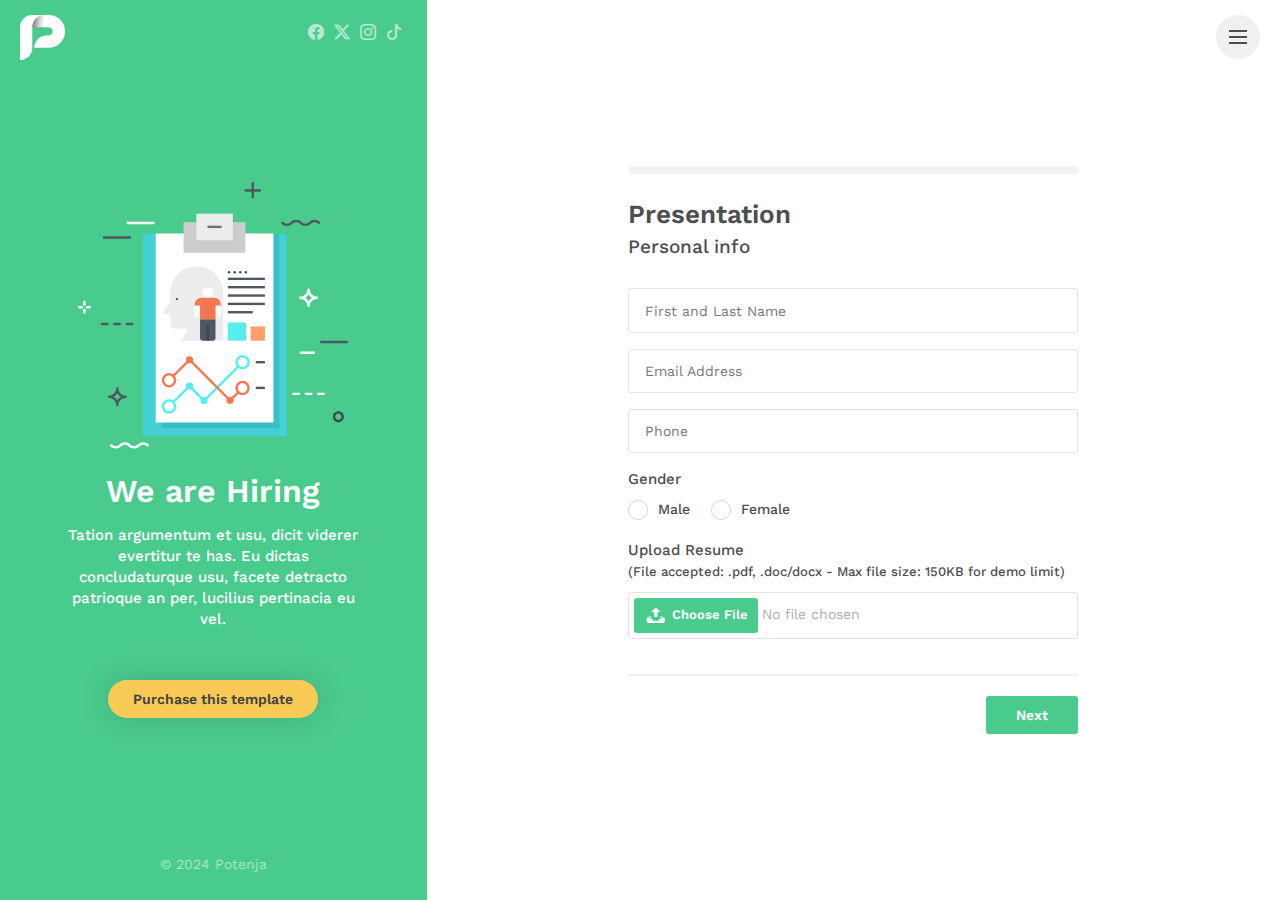
<file: index.html>
<!DOCTYPE html>
<html lang="en">


<!-- Mirrored from www.ansonika.com/potenza/index.html by HTTrack Website Copier/3.x [XR&CO'2014], Mon, 02 Dec 2024 10:03:45 GMT -->
<head>
    <meta charset="utf-8">
    <meta name="viewport" content="width=device-width, initial-scale=1">
    <meta name="description" content="Potenza - Job Application Form Wizard with Resume upload and Branch feature">
    <meta name="author" content="Ansonika">
    <title>Potenja | Job Application Form Wizard by Ansonika</title>

    <!-- Favicons-->
    <link rel="shortcut icon" href="img/favicon.ico" type="image/x-icon">
    <link rel="apple-touch-icon" type="image/x-icon" href="img/apple-touch-icon-57x57-precomposed.png">
    <link rel="apple-touch-icon" type="image/x-icon" sizes="72x72" href="img/apple-touch-icon-72x72-precomposed.png">
    <link rel="apple-touch-icon" type="image/x-icon" sizes="114x114" href="img/apple-touch-icon-114x114-precomposed.png">
    <link rel="apple-touch-icon" type="image/x-icon" sizes="144x144" href="img/apple-touch-icon-144x144-precomposed.png">

    <!-- GOOGLE WEB FONT -->
    <link href="https://fonts.googleapis.com/css?family=Work+Sans:400,500,600" rel="stylesheet">

    <!-- BASE CSS -->
    <link href="css/bootstrap.min.css" rel="stylesheet">
	<link href="css/menu.css" rel="stylesheet">
    <link href="css/style.css" rel="stylesheet">
	<link href="css/vendors.css" rel="stylesheet">

    <!-- YOUR CUSTOM CSS -->
    <link href="css/custom.css" rel="stylesheet">
	
	<!-- MODERNIZR MENU -->
	<script src="js/modernizr.js"></script>

</head>

<body>
	
	<div id="preloader">
		<div data-loader="circle-side"></div>
	</div><!-- /Preload -->
	
	<div id="loader_form">
		<div data-loader="circle-side-2"></div>
	</div><!-- /loader_form -->
	
	<nav>
		<ul class="cd-primary-nav">
			<li><a href="index.html" class="animated_link">Version 1</a></li>
			<li><a href="index-2.html" class="animated_link">Version 2</a></li>
			<li><a href="index-3.html" class="animated_link">Version 3</a></li>
			<li><a href="index-4.html" class="animated_link">File Attachment demo</a></li>
			<li><a href="about.html" class="animated_link">About Us</a></li>
			<li><a href="contacts.html" class="animated_link">Contact Us</a></li>
			<li><a href="https://1.envato.market/A6oJN" class="animated_link" target="_parent">Purchase Template</a></li>
		</ul>
	</nav>
	<!-- /menu -->
	
	<div class="container-fluid">
	    <div class="row row-height">
	        <div class="col-xl-4 col-lg-4 content-left">
	            <div class="content-left-wrapper">
	                <a href="index.html" id="logo"><img src="img/logo.png" alt="" width="45" height="45"></a>
	                <div id="social">
	                    <ul>
                            <li><a href="#0"><i class="bi bi-facebook"></i></a></li>
							<li><a href="#0"><i class="bi bi-twitter-x"></i></a></li>
							<li><a href="#0"><i class="bi bi-instagram"></i></a></li>
							<li><a href="#0"><i class="bi bi-tiktok"></i></a></li>
                        </ul>
	                </div>
	                <!-- /social -->
	                <div>
	                    <figure><img src="img/info_graphic_1.svg" alt="" class="img-fluid" width="270" height="270"></figure>
	                    <h2>We are Hiring</h2>
	                    <p>Tation argumentum et usu, dicit viderer evertitur te has. Eu dictas concludaturque usu, facete detracto patrioque an per, lucilius pertinacia eu vel.</p>
	                    <a href="https://1.envato.market/A6oJN" class="btn_1 rounded yellow" target="_parent">Purchase this template</a>
	                    <a href="#start" class="btn_1 rounded mobile_btn yellow">Start Now!</a>
	                </div>
	                <div class="copy">© 2024 Potenja</div>
	            </div>
	            <!-- /content-left-wrapper -->
	        </div>
	        <!-- /content-left -->
	        <div class="col-xl-8 col-lg-8 content-right" id="start">
	            <div id="wizard_container">
	                <div id="top-wizard">
	                    <span id="location"></span>
	                    <div id="progressbar"></div>
	                </div>
	                <!-- /top-wizard -->
	                <form id="wrapped" method="post" enctype="multipart/form-data">
	                    <input id="website" name="website" type="text" value="">
	                    <!-- Leave for security protection, read docs for details -->
	                    <div id="middle-wizard">
	                        <div class="step">
	                            <h2 class="section_title">Presentation</h2>
	                            <h3 class="main_question">Personal info</h3>
	                            <div class="form-group add_top_30">
	                                <label for="name">First and Last Name</label>
	                                <input type="text" name="name" id="name" class="form-control required" onchange="getVals(this, 'name_field');">
	                            </div>
	                            <div class="form-group">
	                                <label for="email">Email Address</label>
	                                <input type="email" name="email" id="email" class="form-control required" onchange="getVals(this, 'email_field');">
	                            </div>
	                            <div class="form-group">
	                                <label for="phone">Phone</label>
	                                <input type="text" name="phone" id="phone" class="form-control required">
	                            </div>
								<label>Gender</label>
								<div class="form-group radio_input">
								    <label class="container_radio me-3">Male
								        <input type="radio" name="gender" value="Male" class="required">
								        <span class="checkmark"></span>
								    </label>
								    <label class="container_radio">Female
								        <input type="radio" name="gender" value="Female" class="required">
								        <span class="checkmark"></span>
								    </label>
								</div>
	                            <div class="form-group add_bottom_30 add_top_20">
	                                <label>Upload Resume<br><small>(File accepted: .pdf, .doc/docx - Max file size: 150KB for demo limit)</small></label>
	                                <div class="fileupload">
	                                    <input type="file" name="fileupload" accept=".pdf,application/msword,application/vnd.openxmlformats-officedocument.wordprocessingml.document" class="required">
	                                </div>
	                            </div>
	                        </div>
	                        <!-- /step-->

	                        <!-- /Start Branch ============================== -->
	                        <div class="step" data-state="branchtype">
	                            <h2 class="section_title">Work Availability</h2>
	                            <h3 class="main_question">Are you available for work?</h3>
	                            <div class="form-group">
	                                <label class="container_radio version_2">Full time availability
	                                    <input type="radio" name="availability" value="Full-time" class="required">
	                                    <span class="checkmark"></span>
	                                </label>
	                                <label class="container_radio version_2">Part time availability
	                                    <input type="radio" name="availability" value="Part-time" class="required">
	                                    <span class="checkmark"></span>
	                                </label>
	                                <label class="container_radio version_2">Freelance / Contract availability
	                                    <input type="radio" name="availability" value="Freelance-Contract" class="required">
	                                    <span class="checkmark"></span>
	                                </label>
	                            </div>
	                            <small>* Start branch radio based </small>
	                        </div>

	                        <!-- /Work Availability > Full-time ============================== -->
	                        <div class="branch" id="Full-time">
	                            <div class="step" data-state="end">
	                                <h2 class="section_title">Work Availability</h2>
	                                <h3 class="main_question">Additional info about "Full Time" availability</h3>
	                                <div class="form-group add_bottom_30">
	                                    <label>Minimum salary? (in USD)</label>
	                                    <label for="minimum_salary_full_time">Choose a range</label>
	                                    <div class="styled-select">
	                                        <select class="form-control required" id="minimum_salary_full_time" name="minimum_salary_full_time">
	                                            <option value="">Choose a range</option>
	                                            <option value="&lt;10k">&lt;10k</option>
	                                            <option value="10-15k">10-15k</option>
	                                            <option value="15-20k">15-20k</option>
	                                            <option value="20-25k">20-25k</option>
	                                            <option value="25-30k">25-30k</option>
	                                            <option value="30-35k">30-35k</option>
	                                            <option value="35-40k">35-40k</option>
	                                            <option value="45-50k">45-50k</option>
	                                            <option value="&gt;50k">&gt;50k</option>
	                                        </select>
	                                    </div>
	                                </div>
	                                <div class="form-group add_bottom_30">
	                                    <label>How soon would you be looking to start?</label>
	                                    <label for="start_availability_full_time">Choose your availability</label>
	                                    <div class="styled-select">
	                                        <select class="form-control required" id="start_availability_full_time" name="start_availability_full_time">
	                                            <option value="">Choose your availability</option>
	                                            <option value="I can start immediately">I can start immediately</option>
	                                            <option value="I need to give 2 or 4 weeks notice">I need to give 2–4 weeks notice</option>
	                                            <option value="I am passively browsing">I am passively browsing</option>
	                                            <option value="I will be available in a couple months">I will be available in a couple months</option>
	                                            <option value="I am not sure">I am not sure</option>
	                                        </select>
	                                    </div>
	                                </div>
	                                <label class="custom">Are you willing to work remotely?</label>
	                                <div class="form-group radio_input">
	                                    <label class="container_radio me-3">Yes
	                                        <input type="radio" name="remotely_full_time" value="Yes" class="required">
	                                        <span class="checkmark"></span>
	                                    </label>
	                                    <label class="container_radio">No
	                                        <input type="radio" name="remotely_full_time" value="No" class="required">
	                                        <span class="checkmark"></span>
	                                    </label>
	                                </div>
	                            </div>
	                        </div>
	                        <!-- /step-->

	                        <!-- /Work Availability > Part-time ============================== -->
	                        <div class="branch" id="Part-time">
	                            <div class="step" data-state="end">
	                                <h2 class="section_title">Work Availability</h2>
	                                <h3 class="main_question">Additional info about "Part Time" availability</h3>
	                                <div class="form-group add_bottom_30">
	                                    <label>Minimum salary? (in USD)</label>
	                                    <label for="minimum_salary_part_time">Choose a range</label>
	                                    <div class="styled-select clearfix">
	                                        <select class="form-control required" id="minimum_salary_part_time" name="minimum_salary_part_time">
	                                            <option value="">Choose a range</option>
	                                            <option value="&lt;2k">&lt;2k</option>
	                                            <option value="3-5k">3-5k</option>
	                                            <option value="5-7k">5-7k</option>
	                                            <option value="7-10k">7-10k</option>
	                                            <option value="&gt;10k">&gt;10k</option>
	                                        </select>
	                                    </div>
	                                </div>
	                                <div class="form-group add_bottom_30">
	                                    <label>How soon would you be looking to start?</label>
	                                     <label for="start_availability_part_time">Choose your availability</label>
	                                    <div class="styled-select clearfix">
	                                        <select class="form-control required" id="start_availability_part_time" name="start_availability_part_time">
	                                            <option value="">Choose your availability</option>
	                                            <option value="I can start immediately">I can start immediately</option>
	                                            <option value="I need to give 2 or 4 weeks notice">I need to give 2–4 weeks notice</option>
	                                            <option value="I am passively browsing">I am passively browsing</option>
	                                            <option value="I will be available in a couple months">I will be available in a couple months</option>
	                                            <option value="I am not sure">I am not sure</option>
	                                        </select>
	                                    </div>
	                                </div>
	                                <label class="custom">When you prefer to work?</label>
	                                <div class="form-group radio_input">
	                                    <label class="container_radio me-3">Morning
	                                        <input type="radio" name="day_preference_part_time" value="Morning" class="required">
	                                        <span class="checkmark"></span>
	                                    </label>
	                                    <label class="container_radio me-3">Afternoon
	                                        <input type="radio" name="day_preference_part_time" value="Afternoon" class="required">
	                                        <span class="checkmark"></span>
	                                    </label>
	                                    <label class="container_radio">No Preferences
	                                        <input type="radio" name="day_preference_part_time" value="No Preferences" class="required">
	                                        <span class="checkmark"></span>
	                                    </label>
	                                </div>
	                            </div>
	                        </div>
	                        <!-- /step-->

	                        <!-- /Work Availability > Freelance-Contract ============================== -->
	                        <div class="branch" id="Freelance-Contract">
	                            <div class="step" data-state="end">
	                                <h2 class="section_title">Work Availability</h2>
	                                <h3 class="main_question">Additional info about "Freelance/Contract" availability</h3>
	                                <div class="form-group">
	                                    <label for="fixed_rate_contract">Minimum fixed rate? (in USD)</label>
	                                    <input type="text" name="fixed_rate_contract" id="fixed_rate_contract" class="form-control required">
	                                </div>
	                                <div class="form-group">
	                                    <label for="hourly_rate_contract">Minimum hourly rate? (in USD)</label>
	                                    <input type="text" name="hourly_rate_contract" id="hourly_rate_contract" class="form-control required">
	                                </div>
	                                <div class="form-group">
	                                    <label for="minimum_hours_conctract">Minimum hours for a contract?</label>
	                                    <input type="text" name="minimum_hours_conctract" id="minimum_hours_conctract" class="form-control required">
	                                </div>
	                                <label class="custom">Are you willing to work remotely?</label>
	                                <div class="form-group radio_input">
	                                    <label class="container_radio me-3">Yes
	                                        <input type="radio" name="remotely_contract" value="Yes" class="required">
	                                        <span class="checkmark"></span>
	                                    </label>
	                                    <label class="container_radio">No
	                                        <input type="radio" name="remotely_contract" value="No" class="required">
	                                        <span class="checkmark"></span>
	                                    </label>
	                                </div>
	                            </div>
	                        </div>
	                        <!-- /step-->

	                        <div class="submit step" id="end">
	                            <div class="summary">
	                                <div class="wrapper">
	                                    <h3>Thank your for your time<br><span id="name_field"></span>!</h3>
	                                    <p>We will contat you shorly at the following email address <strong id="email_field"></strong></p>
	                                </div>
	                                <div class="text-center">
	                                    <div class="form-group terms">
	                                        <label class="container_check">Please accept our <a href="#" data-bs-toggle="modal" data-bs-target="#terms-txt">Terms and conditions</a> before Submit
	                                            <input type="checkbox" name="terms" value="Yes" class="required">
	                                            <span class="checkmark"></span>
	                                        </label>
	                                    </div>
	                                </div>
	                            </div>
	                        </div>
	                        <!-- /step last-->

	                    </div>
	                    <!-- /middle-wizard -->
	                    <div id="bottom-wizard">
	                        <button type="button" name="backward" class="backward">Prev</button>
	                        <button type="button" name="forward" class="forward">Next</button>
	                        <button type="submit" name="process" class="submit">Submit</button>
	                    </div>
	                    <!-- /bottom-wizard -->
	                </form>
	            </div>
	            <!-- /Wizard container -->
	        </div>
	        <!-- /content-right-->
	    </div>
	    <!-- /row-->
	</div>
	<!-- /container-fluid -->

	<div class="cd-overlay-nav">
		<span></span>
	</div>
	<!-- /cd-overlay-nav -->

	<div class="cd-overlay-content">
		<span></span>
	</div>
	<!-- /cd-overlay-content -->

	<a href="#0" class="cd-nav-trigger">Menu<span class="cd-icon"></span></a>
	<!-- /menu button -->
	
	<!-- Modal terms -->
	<div class="modal fade" id="terms-txt" tabindex="-1" role="dialog" aria-labelledby="termsLabel" aria-hidden="true">
		<div class="modal-dialog modal-dialog-centered">
			<div class="modal-content">
				<div class="modal-header">
					<h4 class="modal-title" id="termsLabel">Terms and conditions</h4>
					<button type="button" class="btn-close" data-bs-dismiss="modal" aria-label="Close"></button>
				</div>
				<div class="modal-body">
					<p>Lorem ipsum dolor sit amet, in porro albucius qui, in <strong>nec quod novum accumsan</strong>, mei ludus tamquam dolores id. No sit debitis meliore postulant, per ex prompta alterum sanctus, pro ne quod dicunt sensibus.</p>
					<p>Lorem ipsum dolor sit amet, in porro albucius qui, in nec quod novum accumsan, mei ludus tamquam dolores id. No sit debitis meliore postulant, per ex prompta alterum sanctus, pro ne quod dicunt sensibus. Lorem ipsum dolor sit amet, <strong>in porro albucius qui</strong>, in nec quod novum accumsan, mei ludus tamquam dolores id. No sit debitis meliore postulant, per ex prompta alterum sanctus, pro ne quod dicunt sensibus.</p>
					<p>Lorem ipsum dolor sit amet, in porro albucius qui, in nec quod novum accumsan, mei ludus tamquam dolores id. No sit debitis meliore postulant, per ex prompta alterum sanctus, pro ne quod dicunt sensibus.</p>
				</div>
				<div class="modal-footer">
					<button type="button" class="btn_1" data-bs-dismiss="modal">Close</button>
				</div>
			</div>
			<!-- /.modal-content -->
		</div>
		<!-- /.modal-dialog -->
	</div>
	<!-- /.modal -->
	
	<!-- COMMON SCRIPTS -->
	<script src="js/jquery-3.7.1.min.js"></script>
    <script src="js/common_scripts.min.js"></script>
	<script src="js/velocity.min.js"></script>
	<script src="js/common_functions.js"></script>
	<script src="js/file-validator.js"></script>

	<!-- Wizard script-->
	<script src="js/func_1.js"></script>

</body>

<!-- Mirrored from www.ansonika.com/potenza/index.html by HTTrack Website Copier/3.x [XR&CO'2014], Mon, 02 Dec 2024 10:03:51 GMT -->
</html>
</file>
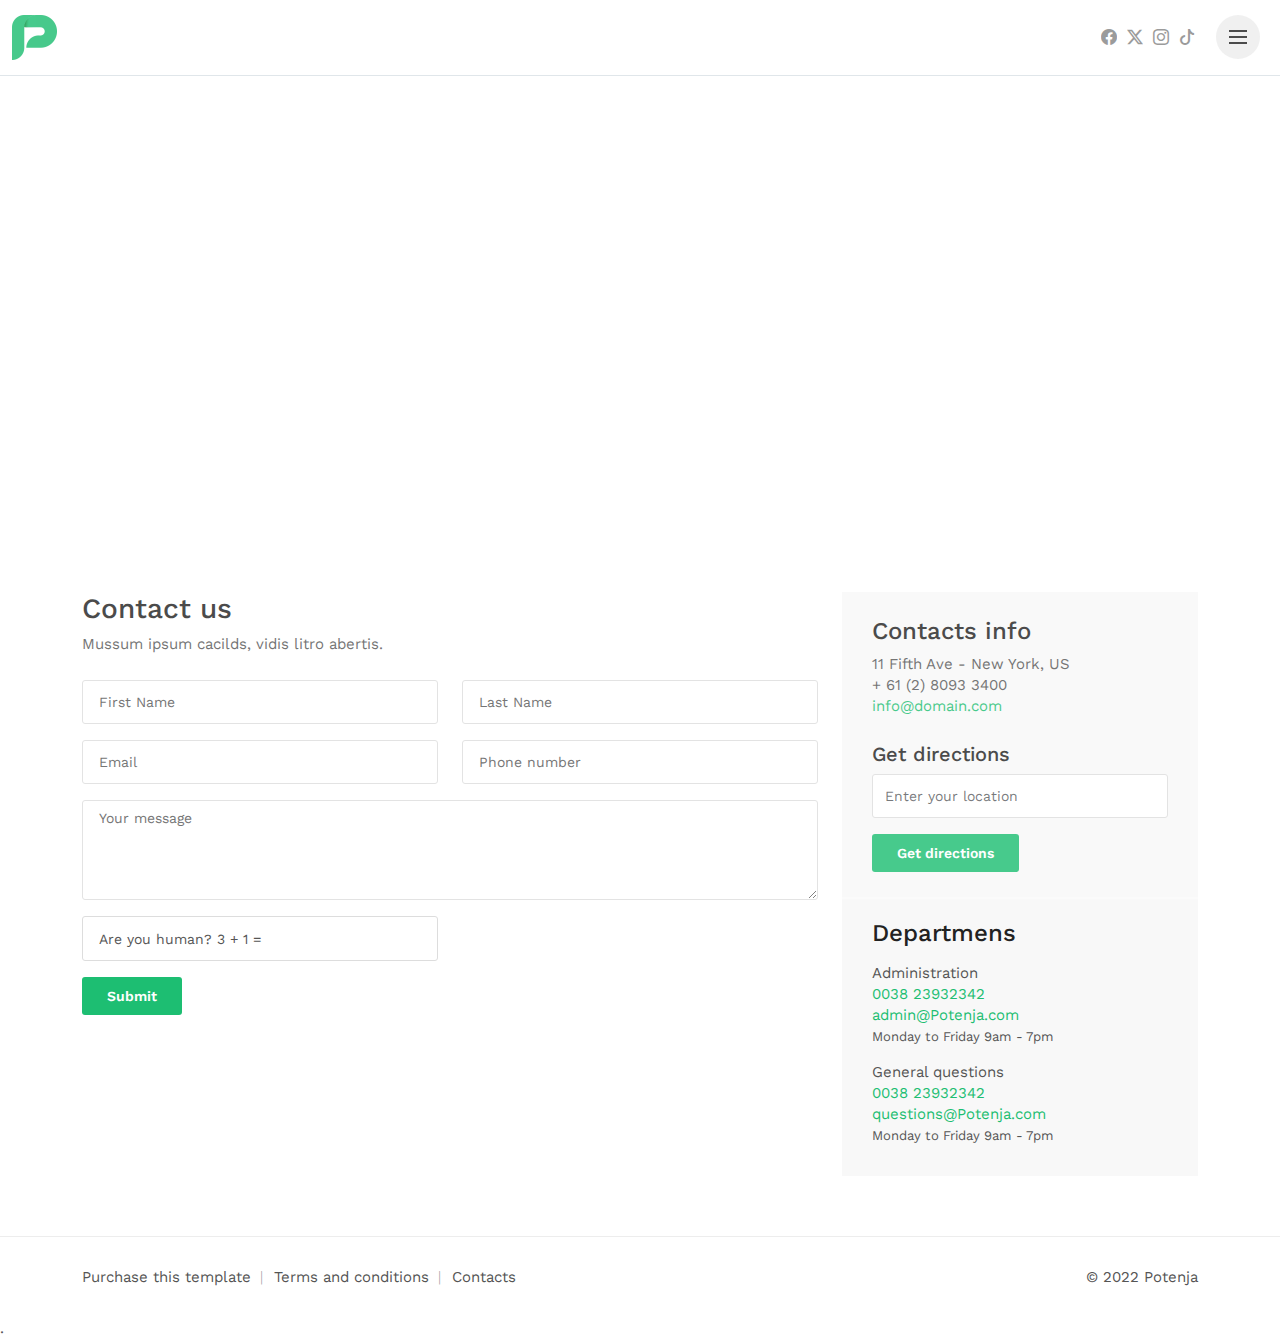
<file: contacts.html>
<!DOCTYPE html>
<html lang="en">


<!-- Mirrored from www.ansonika.com/potenza/contacts.html by HTTrack Website Copier/3.x [XR&CO'2014], Mon, 02 Dec 2024 10:04:04 GMT -->
<head>
    <meta charset="utf-8">
    <meta name="viewport" content="width=device-width, initial-scale=1">
    <meta name="description" content="Potenza - Job Application Form Wizard with Resume upload and Branch feature">
    <meta name="author" content="Ansonika">
    <title>Potenja | Job Application Form Wizard by Ansonika</title>

    <!-- Favicons-->
    <link rel="shortcut icon" href="img/favicon.ico" type="image/x-icon">
    <link rel="apple-touch-icon" type="image/x-icon" href="img/apple-touch-icon-57x57-precomposed.png">
    <link rel="apple-touch-icon" type="image/x-icon" sizes="72x72" href="img/apple-touch-icon-72x72-precomposed.png">
    <link rel="apple-touch-icon" type="image/x-icon" sizes="114x114" href="img/apple-touch-icon-114x114-precomposed.png">
    <link rel="apple-touch-icon" type="image/x-icon" sizes="144x144" href="img/apple-touch-icon-144x144-precomposed.png">

    <!-- GOOGLE WEB FONT -->
    <link href="https://fonts.googleapis.com/css?family=Work+Sans:400,500,600" rel="stylesheet">

    <!-- BASE CSS -->
    <link href="css/bootstrap.min.css" rel="stylesheet">
	<link href="css/menu.css" rel="stylesheet">
    <link href="css/style.css" rel="stylesheet">
	<link href="css/vendors.css" rel="stylesheet">

    <!-- YOUR CUSTOM CSS -->
    <link href="css/custom.css" rel="stylesheet">
	
	<!-- MODERNIZR MENU -->
	<script src="js/modernizr.js"></script>

</head>

<body>
	
	<div id="preloader">
		<div data-loader="circle-side"></div>
	</div><!-- /Preload -->
	
	<div id="loader_form">
		<div data-loader="circle-side-2"></div>
	</div><!-- /loader_form -->
	
	<header>
		<div class="container-fluid">
		    <div class="row">
                <div class="col-3">
                    <a href="index.html"><img src="img/logo_in.png" alt="" width="45" height="45"></a>
                </div>
                <div class="col-9 position-relative">
                    <div id="social">
                        <ul>
                            <li><a href="#0"><i class="bi bi-facebook"></i></a></li>
							<li><a href="#0"><i class="bi bi-twitter-x"></i></a></li>
							<li><a href="#0"><i class="bi bi-instagram"></i></a></li>
							<li><a href="#0"><i class="bi bi-tiktok"></i></a></li>
                        </ul>
                    </div>
                    <!-- /social -->
					<a href="#0" class="cd-nav-trigger">Menu<span class="cd-icon"></span></a>
					<!-- /menu button -->
                    <nav>
						<ul class="cd-primary-nav">
							<li><a href="index.html" class="animated_link">Version 1</a></li>
							<li><a href="index-2.html" class="animated_link">Version 2</a></li>
							<li><a href="index-3.html" class="animated_link">Version 3</a></li>
							<li><a href="about.html" class="animated_link">About Us</a></li>
							<li><a href="contacts.html" class="animated_link">Contact Us</a></li>
							<li><a href="https://1.envato.market/A6oJN" class="animated_link" target="_parent">Purchase Template</a></li>
						</ul>
					</nav>
					<!-- /menu -->
                </div>
            </div>
		</div>
		<!-- /container -->
	</header>
	<!-- /Header -->

	<main id="general_page">
		<iframe src="https://www.google.com/maps/embed?pb=!1m18!1m12!1m3!1d19864.623539539858!2d-0.1407216728393208!3d51.51178603603532!2m3!1f0!2f0!3f0!3m2!1i1024!2i768!4f13.1!3m3!1m2!1s0x487604cb878e81b3%3A0x91f10fa364452046!2sCovent+Garden%2C+Londra+WC2E+8BG%2C+Regno+Unito!5e0!3m2!1sit!2ses!4v1538380105649" width="600" height="450" allowfullscreen id="map_iframe"></iframe>
		<!-- end map-->
		<div class="container margin_60_35">
			<div class="row">
				<div class="col-lg-8">
					<h3>Contact us</h3>
					<p>
						Mussum ipsum cacilds, vidis litro abertis.
					</p>
					<div>
						<div id="message-contact"></div>
						<form method="post" action="https://www.ansonika.com/potenza/assets/contact.php" id="contactform">
							<div class="row">
								<div class="col-md-6 col-sm-6">
									<div class="form-group">
										<label for="name_contact">First Name</label>
										<input type="text" class="form-control" id="name_contact" name="name_contact">
									</div>
								</div>
								<div class="col-md-6 col-sm-6">
									<div class="form-group">
										<label for="lastname_contact">Last Name</label>
										<input type="text" class="form-control" id="lastname_contact" name="lastname_contact">
									</div>
								</div>
							</div>
							<div class="row">
								<div class="col-md-6 col-sm-6">
									<div class="form-group">
										<label for="email_contact">Email</label>
										<input type="email" id="email_contact" name="email_contact" class="form-control">
									</div>
								</div>
								<div class="col-md-6 col-sm-6">
									<div class="form-group">
										<label for="phone_contact">Phone number</label>
										<input type="text" id="phone_contact" name="phone_contact" class="form-control">
									</div>
								</div>
							</div>
							<div class="row">
								<div class="col-md-12">
									<div class="form-group">
										<label for="message_contact">Your message</label>
										<textarea rows="5" id="message_contact" name="message_contact" class="form-control" style="height:100px;"></textarea>
									</div>
								</div>
							</div>
							<div class="row">
								<div class="col-md-6">
									<div class="form-group">
										<label for="verify_contact">Are you human? 3 + 1 =</label>
										<input type="text" id="verify_contact" class=" form-control">
									</div>
									<p><input type="submit" value="Submit" class="btn_1 add_bottom_15" id="submit-contact"></p>
								</div>
							</div>
						</form>
					</div>
				</div>
				<!-- End col lg 9 -->
				<aside class="col-lg-4">
					<div class="box_style_2">
						<h4>Contacts info</h4>
						<p>
							11 Fifth Ave - New York, US
							<br> + 61 (2) 8093 3400
							<br>
							<a href="#">info@domain.com</a>
						</p>
						<h5>Get directions</h5>
						<form action="http://maps.google.com/maps" method="get" target="_blank">
							<div class="form-group">
								<input type="text" name="saddr" placeholder="Enter your location" class="form-control" style="background:none;">
								<input type="hidden" name="daddr" value="New York, NY 11430">
								<!-- Write here your end point -->
							</div>
							<input type="submit" value="Get directions" class="btn_1 add_bottom_15">
						</form>
						<hr class="styled">
						<h4>Departmens</h4>
						<ul class="contacts_info">
							<li>Administration
								<br>
								<a href="tel://003823932342">0038 23932342</a>
								<br><a href="tel://003823932342">admin@Potenja.com</a>
								<br>
								<small>Monday to Friday 9am - 7pm</small>
							</li>
							<li>General questions
								<br>
								<a href="tel://003823932342">0038 23932342</a>
								<br><a href="tel://003823932342">questions@Potenja.com</a>
								<br>
								<small>Monday to Friday 9am - 7pm</small>
							</li>
						</ul>
					</div>
				</aside>
				<!--End aside -->
			</div>
			<!-- end row-->
		</div>
		<!-- end container-->
	</main>
	
	<footer class="clearfix">
		<div class="container">
			<p>© 2022 Potenja</p>
			<ul>
				<li><a href="https://1.envato.market/A6oJN" target="_parent" class="animated_link">Purchase this template</a></li>
				<li><a href="#0" class="animated_link">Terms and conditions</a></li>
				<li><a href="#0" class="animated_link">Contacts</a></li>
			</ul>
		</div>
	</footer>
	<!-- end footer-->

	<div class="cd-overlay-nav">
		<span></span>
	</div>
	<!-- /cd-overlay-nav -->

	<div class="cd-overlay-content">
		<span></span>
	</div>
	<!-- /cd-overlay-content -->
	
	<!-- COMMON SCRIPTS -->
	<script src="js/jquery-3.7.1.min.js"></script>
    <script src="js/common_scripts.min.js"></script>
	<script src="js/velocity.min.js"></script>
	<script src="js/common_functions.js"></script>. 
	
	<!-- SPECIFIC SCRIPTS -->
	<script src="assets/validate.js"></script>

</body>

<!-- Mirrored from www.ansonika.com/potenza/contacts.html by HTTrack Website Copier/3.x [XR&CO'2014], Mon, 02 Dec 2024 10:04:04 GMT -->
</html>
</file>
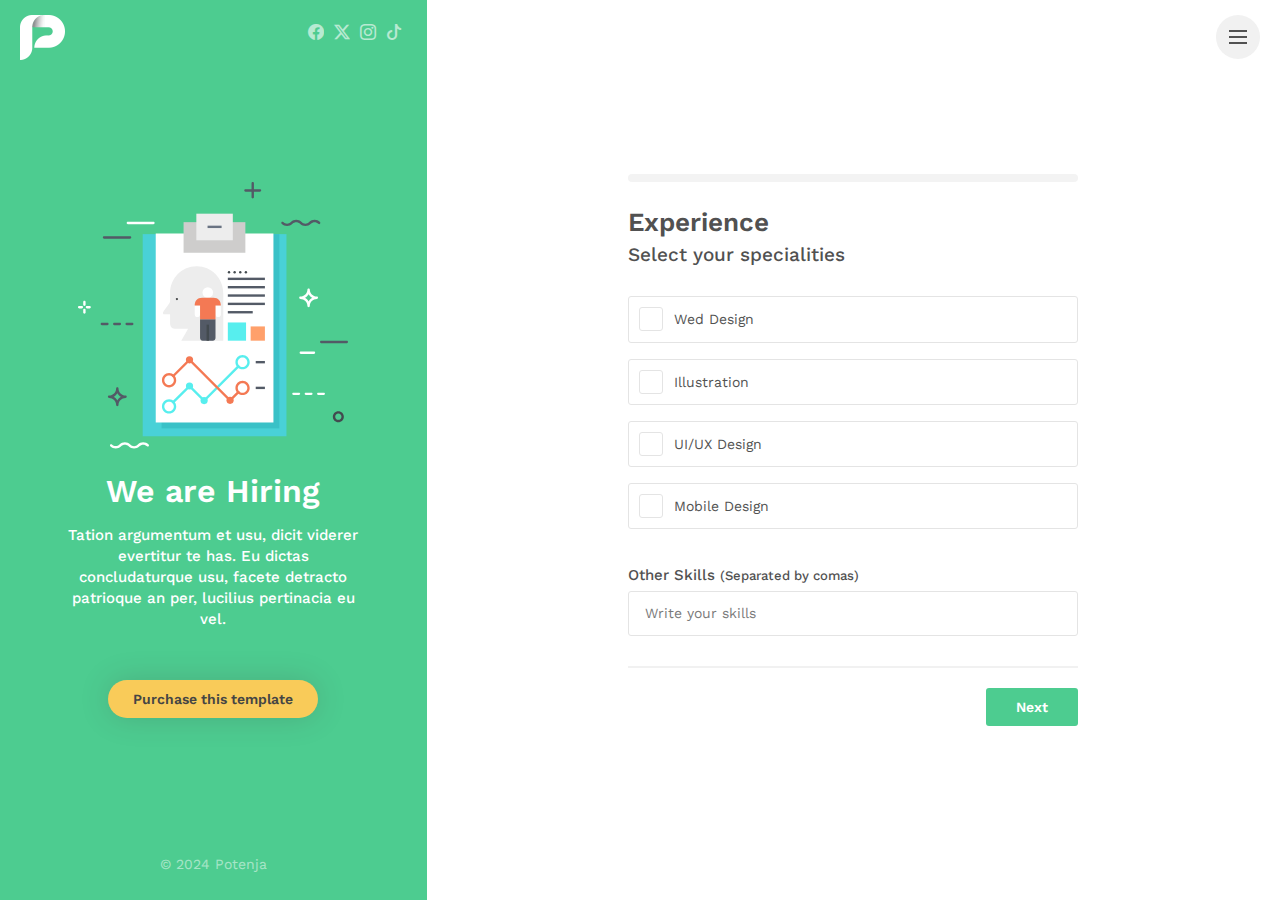
<file: index-2.html>
<!DOCTYPE html>
<html lang="en">


<!-- Mirrored from www.ansonika.com/potenza/index-2.html by HTTrack Website Copier/3.x [XR&CO'2014], Mon, 02 Dec 2024 10:04:01 GMT -->
<head>
    <meta charset="utf-8">
    <meta name="viewport" content="width=device-width, initial-scale=1">
    <meta name="description" content="Potenza - Job Application Form Wizard with Resume upload and Branch feature">
    <meta name="author" content="Ansonika">
    <title>Potenja | Job Application Form Wizard by Ansonika</title>

    <!-- Favicons-->
    <link rel="shortcut icon" href="img/favicon.ico" type="image/x-icon">
    <link rel="apple-touch-icon" type="image/x-icon" href="img/apple-touch-icon-57x57-precomposed.png">
    <link rel="apple-touch-icon" type="image/x-icon" sizes="72x72" href="img/apple-touch-icon-72x72-precomposed.png">
    <link rel="apple-touch-icon" type="image/x-icon" sizes="114x114" href="img/apple-touch-icon-114x114-precomposed.png">
    <link rel="apple-touch-icon" type="image/x-icon" sizes="144x144" href="img/apple-touch-icon-144x144-precomposed.png">

    <!-- GOOGLE WEB FONT -->
    <link href="https://fonts.googleapis.com/css?family=Work+Sans:400,500,600" rel="stylesheet">

    <!-- BASE CSS -->
    <link href="css/bootstrap.min.css" rel="stylesheet">
	<link href="css/menu.css" rel="stylesheet">
    <link href="css/style.css" rel="stylesheet">
	<link href="css/vendors.css" rel="stylesheet">

    <!-- YOUR CUSTOM CSS -->
    <link href="css/custom.css" rel="stylesheet">
	
	<!-- MODERNIZR MENU -->
	<script src="js/modernizr.js"></script>

</head>

<body>
	
	<div id="preloader">
		<div data-loader="circle-side"></div>
	</div><!-- /Preload -->
	
	<div id="loader_form">
		<div data-loader="circle-side-2"></div>
	</div><!-- /loader_form -->
	
	<nav>
		<ul class="cd-primary-nav">
			<li><a href="index.html" class="animated_link">Version 1</a></li>
			<li><a href="index-2.html" class="animated_link">Version 2</a></li>
			<li><a href="index-3.html" class="animated_link">Version 3</a></li>
			<li><a href="index-4.html" class="animated_link">File Attachment demo</a></li>
			<li><a href="about.html" class="animated_link">About Us</a></li>
			<li><a href="contacts.html" class="animated_link">Contact Us</a></li>
			<li><a href="https://1.envato.market/A6oJN" class="animated_link" target="_parent">Purchase Template</a></li>
		</ul>
	</nav>
	<!-- /menu -->
	
	<div class="container-fluid">
	    <div class="row row-height">
	        <div class="col-xl-4 col-lg-4 content-left">
	            <div class="content-left-wrapper">
	                <a href="index.html" id="logo"><img src="img/logo.png" alt="" width="45" height="45"></a>
	                <div id="social">
	                    <ul>
                            <li><a href="#0"><i class="bi bi-facebook"></i></a></li>
							<li><a href="#0"><i class="bi bi-twitter-x"></i></a></li>
							<li><a href="#0"><i class="bi bi-instagram"></i></a></li>
							<li><a href="#0"><i class="bi bi-tiktok"></i></a></li>
                        </ul>
	                </div>
	                <!-- /social -->
	                <div>
	                    <figure><img src="img/info_graphic_1.svg" alt="" class="img-fluid" width="270" height="270"></figure>
	                    <h2>We are Hiring</h2>
	                    <p>Tation argumentum et usu, dicit viderer evertitur te has. Eu dictas concludaturque usu, facete detracto patrioque an per, lucilius pertinacia eu vel.</p>
	                    <a href="https://1.envato.market/A6oJN" class="btn_1 rounded yellow" target="_parent">Purchase this template</a>
	                    <a href="#start" class="btn_1 rounded mobile_btn">Start Now!</a>
	                </div>
	                <div class="copy">© 2024 Potenja</div>
	            </div>
	            <!-- /content-left-wrapper -->
	        </div>
	        <!-- /content-left -->
	        <div class="col-xl-8 col-lg-8 content-right" id="start">
	            <div id="wizard_container">
	                <div id="top-wizard">
	                    <span id="location"></span>
	                    <div id="progressbar"></div>
	                </div>
	                <!-- /top-wizard -->
	                <form id="wrapped" method="POST" enctype="multipart/form-data">
	                    <input id="website" name="website" type="text" value="">
	                    <!-- Leave for security protection, read docs for details -->
	                    <div id="middle-wizard">

	                    	<div class="step">
	                            <h2 class="section_title">Experience</h2>
	                            <h3 class="main_question">Select your specialities</h3>
	                            <div class="form-group add_top_30">
								    <label class="container_check version_2">Wed Design
								        <input type="checkbox" name="experience_1[]" value="Wed Design" class="required">
								        <span class="checkmark"></span>
								    </label>
								</div>
								<div class="form-group">
								    <label class="container_check version_2">Illustration
								        <input type="checkbox" name="experience_1[]" value="Illustration" class="required">
								        <span class="checkmark"></span>
								    </label>
								</div>
								<div class="form-group">
								    <label class="container_check version_2">UI/UX Design
								        <input type="checkbox" name="experience_1[]" value="UI/UX Design" class="required">
								        <span class="checkmark"></span>
								    </label>
								</div>
								<div class="form-group">
								    <label class="container_check version_2">Mobile Design
								        <input type="checkbox" name="experience_1[]" value="Mobile Design" class="required">
								        <span class="checkmark"></span>
								    </label>
								</div>
								<label class="add_top_20">Other Skills <small>(Separated by comas)</small></label>
								<div class="form-group">
									<label for="other_skills">Write your skills</label>
									<input type="text" name="other_skills" id="other_skills" class="form-control">
								</div>
	                        </div>
	                        <!-- /step-->

	                        <div class="step">
							    <h2 class="section_title">Presentation</h2>
							    <h3 class="main_question">Shor Bio</h3>
							    <div class="form-group add_top_30">
							        <label for="short_bio">Some words about you</label>
							        <textarea name="short_bio" id="short_bio" class="form-control required" style="height: 150px"></textarea>
							    </div>
							    <label class="add_top_20">Online Presence</label>
							    <div class="form-group">
							        <label for="personal_website">Personal Website</label>
							        <input type="text" name="personal_website" id="personal_website" class="form-control required">
							    </div>
							    <div class="form-group">
							        <label for="linkedin">Linkedin Profile</label>
							        <input type="text" name="linkedin" id="linkedin" class="form-control required">
							    </div>
							</div>
							<!-- /step-->

	                        <div class="step">
	                            <h2 class="section_title">Bio</h2>
	                            <h3 class="main_question">Personal info</h3>
	                            <div class="form-group add_top_30">
	                                <label for="name">First and Last Name</label>
	                                <input type="text" name="name" id="name" class="form-control required" onchange="getVals(this, 'name_field');">
	                            </div>
	                            <div class="form-group">
	                                <label for="email">Email Address</label>
	                                <input type="email" name="email" id="email" class="form-control required" onchange="getVals(this, 'email_field');">
	                            </div>
	                            <div class="form-group">
	                                <label for="phone">Phone</label>
	                                <input type="text" name="phone" id="phone" class="form-control required">
	                            </div>
								<label>Gender</label>
								<div class="form-group radio_input">
								    <label class="container_radio me-3">Male
								        <input type="radio" name="gender" value="Male" class="required">
								        <span class="checkmark"></span>
								    </label>
								    <label class="container_radio">Female
								        <input type="radio" name="gender" value="Female" class="required">
								        <span class="checkmark"></span>
								    </label>
								</div>
	                            <div class="form-group add_bottom_30 add_top_20">
	                                <label>Upload Resume<br><small>(File accepted: .pdf, .doc/docx - Max file size: 150KB for demo limit)</small></label>
	                                <div class="fileupload">
	                                    <input type="file" name="fileupload" accept=".pdf,application/msword,application/vnd.openxmlformats-officedocument.wordprocessingml.document" class="required">
	                                </div>
	                            </div>
	                        </div>
	                        <!-- /step-->

	                        <div class="submit step" id="end">
	                            <div class="summary">
	                                <div class="wrapper">
	                                    <h3>Thank your for your time<br><span id="name_field"></span>!</h3>
	                                    <p>We will contat you shorly at the following email address <strong id="email_field"></strong></p>
	                                </div>
	                                <div class="text-center">
	                                    <div class="form-group terms">
	                                        <label class="container_check">Please accept our <a href="#" data-bs-toggle="modal" data-bs-target="#terms-txt">Terms and conditions</a> before Submit
	                                            <input type="checkbox" name="terms" value="Yes" class="required">
	                                            <span class="checkmark"></span>
	                                        </label>
	                                    </div>
	                                </div>
	                            </div>
	                        </div>
	                        <!-- /step last-->

	                    </div>
	                    <!-- /middle-wizard -->
	                    <div id="bottom-wizard">
	                        <button type="button" name="backward" class="backward">Prev</button>
	                        <button type="button" name="forward" class="forward">Next</button>
	                        <button type="submit" name="process" class="submit">Submit</button>
	                    </div>
	                    <!-- /bottom-wizard -->
	                </form>
	            </div>
	            <!-- /Wizard container -->
	        </div>
	        <!-- /content-right-->
	    </div>
	    <!-- /row-->
	</div>
	<!-- /container-fluid -->

	<div class="cd-overlay-nav">
		<span></span>
	</div>
	<!-- /cd-overlay-nav -->

	<div class="cd-overlay-content">
		<span></span>
	</div>
	<!-- /cd-overlay-content -->

	<a href="#0" class="cd-nav-trigger">Menu<span class="cd-icon"></span></a>
	<!-- /menu button -->
	
	<!-- Modal terms -->
	<div class="modal fade" id="terms-txt" tabindex="-1" role="dialog" aria-labelledby="termsLabel" aria-hidden="true">
		<div class="modal-dialog modal-dialog-centered">
			<div class="modal-content">
				<div class="modal-header">
					<h4 class="modal-title" id="termsLabel">Terms and conditions</h4>
					<button type="button" class="btn-close" data-bs-dismiss="modal" aria-label="Close"></button>
				</div>
				<div class="modal-body">
					<p>Lorem ipsum dolor sit amet, in porro albucius qui, in <strong>nec quod novum accumsan</strong>, mei ludus tamquam dolores id. No sit debitis meliore postulant, per ex prompta alterum sanctus, pro ne quod dicunt sensibus.</p>
					<p>Lorem ipsum dolor sit amet, in porro albucius qui, in nec quod novum accumsan, mei ludus tamquam dolores id. No sit debitis meliore postulant, per ex prompta alterum sanctus, pro ne quod dicunt sensibus. Lorem ipsum dolor sit amet, <strong>in porro albucius qui</strong>, in nec quod novum accumsan, mei ludus tamquam dolores id. No sit debitis meliore postulant, per ex prompta alterum sanctus, pro ne quod dicunt sensibus.</p>
					<p>Lorem ipsum dolor sit amet, in porro albucius qui, in nec quod novum accumsan, mei ludus tamquam dolores id. No sit debitis meliore postulant, per ex prompta alterum sanctus, pro ne quod dicunt sensibus.</p>
				</div>
				<div class="modal-footer">
					<button type="button" class="btn_1" data-bs-dismiss="modal">Close</button>
				</div>
			</div>
			<!-- /.modal-content -->
		</div>
		<!-- /.modal-dialog -->
	</div>
	<!-- /.modal -->
	
	<!-- COMMON SCRIPTS -->
	<script src="js/jquery-3.7.1.min.js"></script>
    <script src="js/common_scripts.min.js"></script>
	<script src="js/velocity.min.js"></script>
	<script src="js/common_functions.js"></script>
	<script src="js/file-validator.js"></script>
	<script src="js/tagify.min.js"></script>
	<!-- Wizard script-->
	<script src="js/func_2.js"></script>

</body>

<!-- Mirrored from www.ansonika.com/potenza/index-2.html by HTTrack Website Copier/3.x [XR&CO'2014], Mon, 02 Dec 2024 10:04:01 GMT -->
</html>
</file>
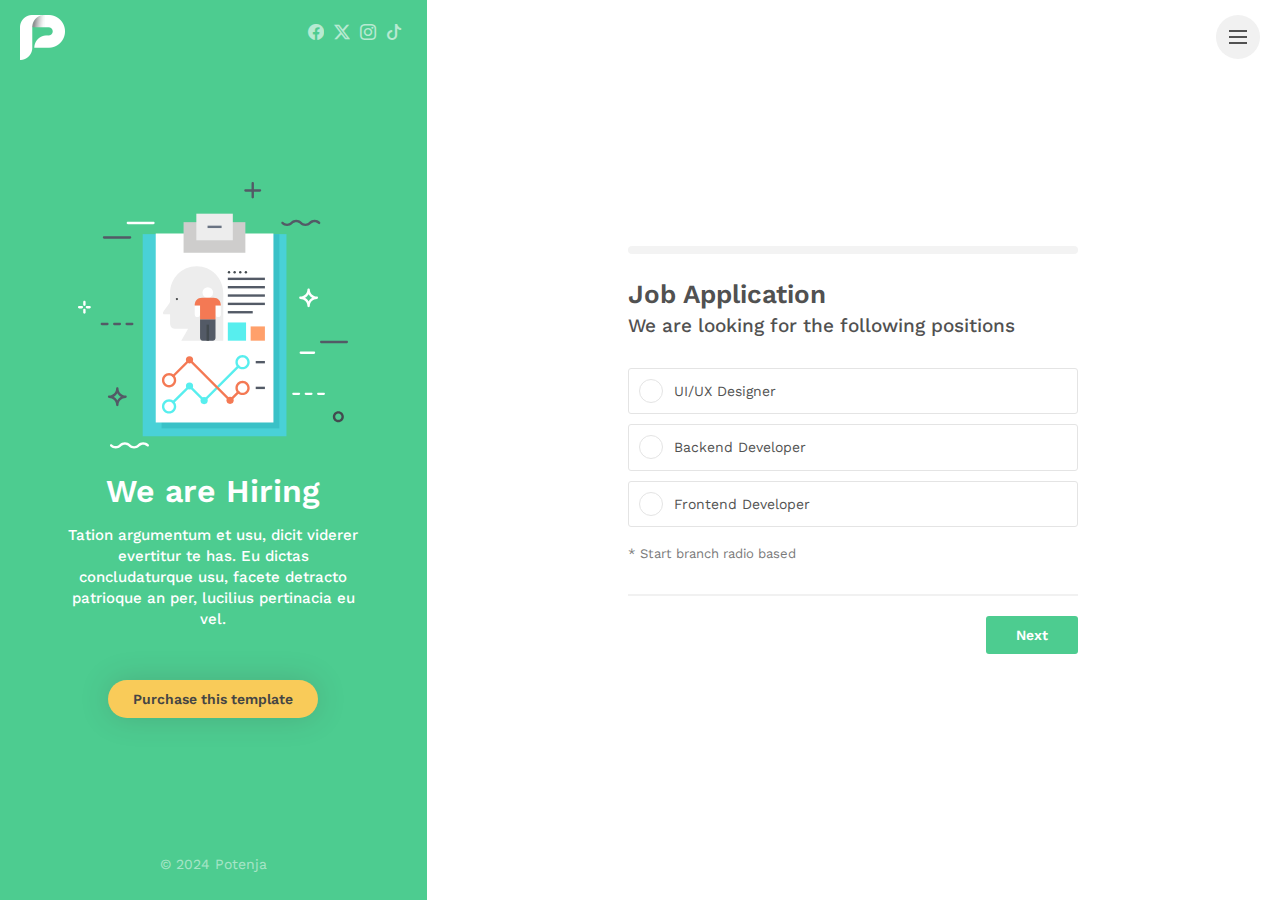
<file: index-3.html>
<!DOCTYPE html>
<html lang="en">


<!-- Mirrored from www.ansonika.com/potenza/index-3.html by HTTrack Website Copier/3.x [XR&CO'2014], Mon, 02 Dec 2024 10:04:01 GMT -->
<head>
    <meta charset="utf-8">
    <meta name="viewport" content="width=device-width, initial-scale=1">
    <meta name="description" content="Potenza - Job Application Form Wizard with Resume upload and Branch feature">
    <meta name="author" content="Ansonika">
    <title>Potenja | Job Application Form Wizard by Ansonika</title>

    <!-- Favicons-->
    <link rel="shortcut icon" href="img/favicon.ico" type="image/x-icon">
    <link rel="apple-touch-icon" type="image/x-icon" href="img/apple-touch-icon-57x57-precomposed.png">
    <link rel="apple-touch-icon" type="image/x-icon" sizes="72x72" href="img/apple-touch-icon-72x72-precomposed.png">
    <link rel="apple-touch-icon" type="image/x-icon" sizes="114x114" href="img/apple-touch-icon-114x114-precomposed.png">
    <link rel="apple-touch-icon" type="image/x-icon" sizes="144x144" href="img/apple-touch-icon-144x144-precomposed.png">

    <!-- GOOGLE WEB FONT -->
    <link href="https://fonts.googleapis.com/css?family=Work+Sans:400,500,600" rel="stylesheet">

    <!-- BASE CSS -->
    <link href="css/bootstrap.min.css" rel="stylesheet">
	<link href="css/menu.css" rel="stylesheet">
    <link href="css/style.css" rel="stylesheet">
	<link href="css/vendors.css" rel="stylesheet">

    <!-- YOUR CUSTOM CSS -->
    <link href="css/custom.css" rel="stylesheet">
	
	<!-- MODERNIZR MENU -->
	<script src="js/modernizr.js"></script>

</head>

<body>
	
	<div id="preloader">
		<div data-loader="circle-side"></div>
	</div><!-- /Preload -->
	
	<div id="loader_form">
		<div data-loader="circle-side-2"></div>
	</div><!-- /loader_form -->
	
	<nav>
		<ul class="cd-primary-nav">
			<li><a href="index.html" class="animated_link">Version 1</a></li>
			<li><a href="index-2.html" class="animated_link">Version 2</a></li>
			<li><a href="index-3.html" class="animated_link">Version 3</a></li>
			<li><a href="index-4.html" class="animated_link">File Attachment demo</a></li>
			<li><a href="about.html" class="animated_link">About Us</a></li>
			<li><a href="contacts.html" class="animated_link">Contact Us</a></li>
			<li><a href="https://1.envato.market/A6oJN" class="animated_link" target="_parent">Purchase Template</a></li>
		</ul>
	</nav>
	<!-- /menu -->
	
	<div class="container-fluid">
	    <div class="row row-height">
	        <div class="col-xl-4 col-lg-4 content-left">
	            <div class="content-left-wrapper">
	                <a href="index.html" id="logo"><img src="img/logo.png" alt="" width="45" height="45"></a>
	                <div id="social">
	                    <ul>
                            <li><a href="#0"><i class="bi bi-facebook"></i></a></li>
							<li><a href="#0"><i class="bi bi-twitter-x"></i></a></li>
							<li><a href="#0"><i class="bi bi-instagram"></i></a></li>
							<li><a href="#0"><i class="bi bi-tiktok"></i></a></li>
                        </ul>
	                </div>
	                <!-- /social -->
	                <div>
	                    <figure><img src="img/info_graphic_1.svg" alt="" class="img-fluid" width="270" height="270"></figure>
	                    <h2>We are Hiring</h2>
	                    <p>Tation argumentum et usu, dicit viderer evertitur te has. Eu dictas concludaturque usu, facete detracto patrioque an per, lucilius pertinacia eu vel.</p>
	                    <a href="https://1.envato.market/A6oJN" class="btn_1 rounded yellow" target="_parent">Purchase this template</a>
	                    <a href="#start" class="btn_1 rounded mobile_btn">Start Now!</a>
	                </div>
	                <div class="copy">© 2024 Potenja</div>
	            </div>
	            <!-- /content-left-wrapper -->
	        </div>
	        <!-- /content-left -->
	        <div class="col-xl-8 col-lg-8 content-right" id="start">
	            <div id="wizard_container">
	                <div id="top-wizard">
	                    <span id="location"></span>
	                    <div id="progressbar"></div>
	                </div>
	                <!-- /top-wizard -->
	                <form id="wrapped" method="POST" enctype="multipart/form-data">
	                    <input id="website" name="website" type="text" value="">
	                    <!-- Leave for security protection, read docs for details -->
	                    <div id="middle-wizard">
	                        

	                        <!-- /Start Branch ============================== -->
	                        <div class="step" data-state="branchtype">
	                            <h2 class="section_title">Job Application</h2>
	                            <h3 class="main_question">We are looking for the following positions</h3>
	                            <div class="form-group">
	                                <label class="container_radio version_2">UI/UX Designer
	                                    <input type="radio" name="positions" value="UI-Designer" class="required">
	                                    <span class="checkmark"></span>
	                                </label>
	                                <label class="container_radio version_2">Backend Developer
	                                    <input type="radio" name="positions" value="Backend-Developer" class="required">
	                                    <span class="checkmark"></span>
	                                </label>
	                                <label class="container_radio version_2">Frontend Developer
	                                    <input type="radio" name="positions" value="Frontend-Developer" class="required">
	                                    <span class="checkmark"></span>
	                                </label>
	                            </div>
	                            <small>* Start branch radio based </small>
	                        </div>

	                        <!-- /Work Positions > UI-Designer ============================== -->
	                        <div class="branch" id="UI-Designer">
	                            <div class="step" data-state="bio">
	                                <h2 class="section_title">Job Application</h2>
	                                <h3 class="main_question">UI Designer</h3>
	                                <div class="form-group add_bottom_30">
	                                    <label>Years of experience</label>
	                                    <label for="ui_designer_experience_1">Choose a range</label>
	                                    <div class="styled-select clearfix">
	                                        <select class="form-control required" name="ui_designer_experience_1" id="ui_designer_experience_1">
	                                            <option value="">Choose a range</option>
	                                            <option value="1-2 years">1-2 years</option>
	                                            <option value="2-3 years">2-3 years</option>
	                                            <option value="3-4 years">3-4 years</option>
	                                            <option value="5-6 years">5-6 years</option>
	                                            <option value="&gt;6years">&gt;6years</option>
	                                        </select>
	                                    </div>
	                                </div>
	                                <label class="custom mb-3">Select your main specialities</label>
	                                <div class="row">
	                                	<div class="col-md-6">
	                                		<div class="form-group">
											    <label class="container_check">Mobile Design
											        <input type="checkbox" name="ui_designer_experience_2[]" value="Mobile Design" class="required">
											        <span class="checkmark"></span>
											    </label>
											</div>
											<div class="form-group">
											    <label class="container_check">UX Design
											        <input type="checkbox" name="ui_designer_experience_2[]" value="UX Design" class="required">
											        <span class="checkmark"></span>
											    </label>
											</div>
											<div class="form-group">
											    <label class="container_check">Wireframe Design
											        <input type="checkbox" name="ui_designer_experience_2[]" value="Wireframe Design" class="required">
											        <span class="checkmark"></span>
											    </label>
											</div>
	                                	</div>
	                                	<div class="col-md-6">
	                                		<div class="form-group">
											    <label class="container_check">App Design
											        <input type="checkbox" name="ui_designer_experience_2[]" value="App Design" class="required">
											        <span class="checkmark"></span>
											    </label>
											</div>
											<div class="form-group">
											    <label class="container_check">Web Design
											        <input type="checkbox" name="ui_designer_experience_2[]" value="Web Design" class="required">
											        <span class="checkmark"></span>
											    </label>
											</div>
	                                	</div>
	                                </div>
	                                <!-- /row-->
	                                <label class="add_top_20">Tools Knowledge <small>(Separated by comas)</small></label>
									<div class="form-group">
										<label for="tools_ui_designer">Ex. Illustrator...</label>
										<input type="text" name="tools_ui_designer" id="tools_ui_designer" class="form-control required">
									</div>
	                                
	                            </div>
	                        </div>
	                        <!-- /step-->

	                        <!-- /Work Positions > Backend-Developer ============================== -->
	                        <div class="branch" id="Backend-Developer">
	                            <div class="step" data-state="bio">
	                                <h2 class="section_title">Job Application</h2>
	                                <h3 class="main_question">Backend Developer</h3>
									<div class="form-group add_bottom_30">
	                                    <label>Years of experience</label>
	                                    <label for="backend_experience_1">Choose a range</label>
	                                    <div class="styled-select clearfix">
	                                        <select class="form-control required" name="backend_experience_1" id="backend_experience_1">
	                                            <option value="">Choose a range</option>
	                                            <option value="1-2 years">1-2 years</option>
	                                            <option value="2-3 years">2-3 years</option>
	                                            <option value="3-4 years">3-4 years</option>
	                                            <option value="5-6 years">5-6 years</option>
	                                            <option value="&gt;6years">&gt;6years</option>
	                                        </select>
	                                    </div>
	                                </div>
	                                <label class="custom mb-3">Select your main specialities</label>
	                                <div class="row">
	                                	<div class="col-md-6">
	                                		<div class="form-group">
											    <label class="container_check">MySQL + PHP
											        <input type="checkbox" name="backend_experience_2[]" value="MySQL + PHP" class="required">
											        <span class="checkmark"></span>
											    </label>
											</div>
											<div class="form-group">
											    <label class="container_check">Asp.Net
											        <input type="checkbox" name="backend_experience_2[]" value="Asp.Net" class="required">
											        <span class="checkmark"></span>
											    </label>
											</div>
											<div class="form-group">
											    <label class="container_check">Python
											        <input type="checkbox" name="backend_experience_2[]" value="Python" class="required">
											        <span class="checkmark"></span>
											    </label>
											</div>
	                                	</div>
	                                	<div class="col-md-6">
	                                		<div class="form-group">
											    <label class="container_check">Java
											        <input type="checkbox" name="backend_experience_2[]" value="Java" class="required">
											        <span class="checkmark"></span>
											    </label>
											</div>
											<div class="form-group">
											    <label class="container_check">Node JS
											        <input type="checkbox" name="backend_experience_2[]" value="Node JS" class="required">
											        <span class="checkmark"></span>
											    </label>
											</div>
											<div class="form-group">
											    <label class="container_check">Perl
											        <input type="checkbox" name="backend_experience_2[]" value="Perl" class="required">
											        <span class="checkmark"></span>
											    </label>
											</div>
	                                	</div>
	                                </div>
	                                <!-- /row-->
	                            </div>
	                        </div>
	                        <!-- /step-->

	                        <!-- /Work Positions > Frontend-Developer ============================== -->
	                        <div class="branch" id="Frontend-Developer">
	                            <div class="step" data-state="bio">
	                                 <h2 class="section_title">Job Application</h2>
	                                <h3 class="main_question">Frontend-Developer</h3>
	                                <div class="form-group add_bottom_30">
	                                    <label>Years of experience</label>
	                                    <label for="frontend_experience_1">Choose a range</label>
	                                    <div class="styled-select clearfix">
	                                        <select class="form-control required" name="frontend_experience_1" id="frontend_experience_1">
	                                            <option value="">Choose a range</option>
	                                            <option value="1-2 years">1-2 years</option>
	                                            <option value="2-3 years">2-3 years</option>
	                                            <option value="3-4 years">3-4 years</option>
	                                            <option value="5-6 years">5-6 years</option>
	                                            <option value="&gt;6years">&gt;6years</option>
	                                        </select>
	                                    </div>
	                                </div>
	                                <label class="custom mb-3">Select your main specialities</label>
	                                <div class="row">
	                                	<div class="col-md-6">
	                                		<div class="form-group">
											    <label class="container_check">HTML+CSS
											        <input type="checkbox" name="frontend_experience_2[]" value="HTML+CSS" class="required">
											        <span class="checkmark"></span>
											    </label>
											</div>
											<div class="form-group">
											    <label class="container_check">Sass Css Processor
											        <input type="checkbox" name="frontend_experience_2[]" value="Sass Css Processor" class="required">
											        <span class="checkmark"></span>
											    </label>
											</div>
											<div class="form-group">
											    <label class="container_check">AngularJS
											        <input type="checkbox" name="frontend_experience_2[]" value="AngularJS" class="required">
											        <span class="checkmark"></span>
											    </label>
											</div>
	                                	</div>
	                                	<div class="col-md-6">
	                                		<div class="form-group">
											    <label class="container_check">Javascript
											        <input type="checkbox" name="frontend_experience_2[]" value="Javascript" class="required">
											        <span class="checkmark"></span>
											    </label>
											</div>
											<div class="form-group">
											    <label class="container_check">jQuery
											        <input type="checkbox" name="frontend_experience_2[]" value="jQuery" class="required">
											        <span class="checkmark"></span>
											    </label>
											</div>
											<div class="form-group">
											    <label class="container_check">Git Version Control
											        <input type="checkbox" name="frontend_experience_2[]" value="Git Version Control" class="required">
											        <span class="checkmark"></span>
											    </label>
											</div>
	                                	</div>
	                                </div>
	                                <!-- /row-->
	                                
	                            </div>
	                        </div>
	                        <!-- /step-->

	                        <div class="step" id="bio">
	                            <h2 class="section_title">Presentation</h2>
	                            <h3 class="main_question">Personal info</h3>
	                            <div class="form-group add_top_30">
	                                <label for="name">First and Last Name</label>
	                                <input type="text" name="name" id="name" class="form-control required" onchange="getVals(this, 'name_field');">
	                            </div>
	                            <div class="form-group">
	                                <label for="email">Email Address</label>
	                                <input type="email" name="email" id="email" class="form-control required" onchange="getVals(this, 'email_field');">
	                            </div>
	                            <div class="form-group">
	                                <label for="phone">Phone</label>
	                                <input type="text" name="phone" id="phone" class="form-control required">
	                            </div>
								<label>Gender</label>
								<div class="form-group radio_input">
								    <label class="container_radio me-3">Male
								        <input type="radio" name="gender" value="Male" class="required">
								        <span class="checkmark"></span>
								    </label>
								    <label class="container_radio">Female
								        <input type="radio" name="gender" value="Female" class="required">
								        <span class="checkmark"></span>
								    </label>
								</div>
	                            <div class="form-group add_bottom_30 add_top_20">
	                                <label>Upload Resume<br><small>(File accepted: .pdf, .doc/docx - Max file size: 150KB for demo limit)</small></label>
	                                <div class="fileupload">
	                                    <input type="file" name="fileupload" accept=".pdf,application/msword,application/vnd.openxmlformats-officedocument.wordprocessingml.document" class="required">
	                                </div>
	                            </div>
	                        </div>

	                        <div class="submit step">
	                            <div class="summary">
	                                <div class="wrapper">
	                                    <h3>Thank your for your time<br><span id="name_field"></span>!</h3>
	                                    <p>We will contat you shorly at the following email address <strong id="email_field"></strong></p>
	                                </div>
	                                <div class="text-center">
	                                    <div class="form-group terms">
	                                        <label class="container_check">Please accept our <a href="#" data-bs-toggle="modal" data-bs-target="#terms-txt">Terms and conditions</a> before Submit
	                                            <input type="checkbox" name="terms" value="Yes" class="required">
	                                            <span class="checkmark"></span>
	                                        </label>
	                                    </div>
	                                </div>
	                            </div>
	                        </div>
	                        <!-- /step last-->

	                    </div>
	                    <!-- /middle-wizard -->
	                    <div id="bottom-wizard">
	                        <button type="button" name="backward" class="backward">Prev</button>
	                        <button type="button" name="forward" class="forward">Next</button>
	                        <button type="submit" name="process" class="submit">Submit</button>
	                    </div>
	                    <!-- /bottom-wizard -->
	                </form>
	            </div>
	            <!-- /Wizard container -->
	        </div>
	        <!-- /content-right-->
	    </div>
	    <!-- /row-->
	</div>
	<!-- /container-fluid -->

	<div class="cd-overlay-nav">
		<span></span>
	</div>
	<!-- /cd-overlay-nav -->

	<div class="cd-overlay-content">
		<span></span>
	</div>
	<!-- /cd-overlay-content -->

	<a href="#0" class="cd-nav-trigger">Menu<span class="cd-icon"></span></a>
	<!-- /menu button -->
	
	<!-- Modal terms -->
	<div class="modal fade" id="terms-txt" tabindex="-1" role="dialog" aria-labelledby="termsLabel" aria-hidden="true">
		<div class="modal-dialog modal-dialog-centered">
			<div class="modal-content">
				<div class="modal-header">
					<h4 class="modal-title" id="termsLabel">Terms and conditions</h4>
					<button type="button" class="btn-close" data-bs-dismiss="modal" aria-label="Close"></button>
				</div>
				<div class="modal-body">
					<p>Lorem ipsum dolor sit amet, in porro albucius qui, in <strong>nec quod novum accumsan</strong>, mei ludus tamquam dolores id. No sit debitis meliore postulant, per ex prompta alterum sanctus, pro ne quod dicunt sensibus.</p>
					<p>Lorem ipsum dolor sit amet, in porro albucius qui, in nec quod novum accumsan, mei ludus tamquam dolores id. No sit debitis meliore postulant, per ex prompta alterum sanctus, pro ne quod dicunt sensibus. Lorem ipsum dolor sit amet, <strong>in porro albucius qui</strong>, in nec quod novum accumsan, mei ludus tamquam dolores id. No sit debitis meliore postulant, per ex prompta alterum sanctus, pro ne quod dicunt sensibus.</p>
					<p>Lorem ipsum dolor sit amet, in porro albucius qui, in nec quod novum accumsan, mei ludus tamquam dolores id. No sit debitis meliore postulant, per ex prompta alterum sanctus, pro ne quod dicunt sensibus.</p>
				</div>
				<div class="modal-footer">
					<button type="button" class="btn_1" data-bs-dismiss="modal">Close</button>
				</div>
			</div>
			<!-- /.modal-content -->
		</div>
		<!-- /.modal-dialog -->
	</div>
	<!-- /.modal -->
	
	<!-- COMMON SCRIPTS -->
	<script src="js/jquery-3.7.1.min.js"></script>
    <script src="js/common_scripts.min.js"></script>
	<script src="js/velocity.min.js"></script>
	<script src="js/common_functions.js"></script>
	<script src="js/file-validator.js"></script>

	<!-- Wizard script-->
	<script src="js/func_3.js"></script>


</body>

<!-- Mirrored from www.ansonika.com/potenza/index-3.html by HTTrack Website Copier/3.x [XR&CO'2014], Mon, 02 Dec 2024 10:04:01 GMT -->
</html>
</file>
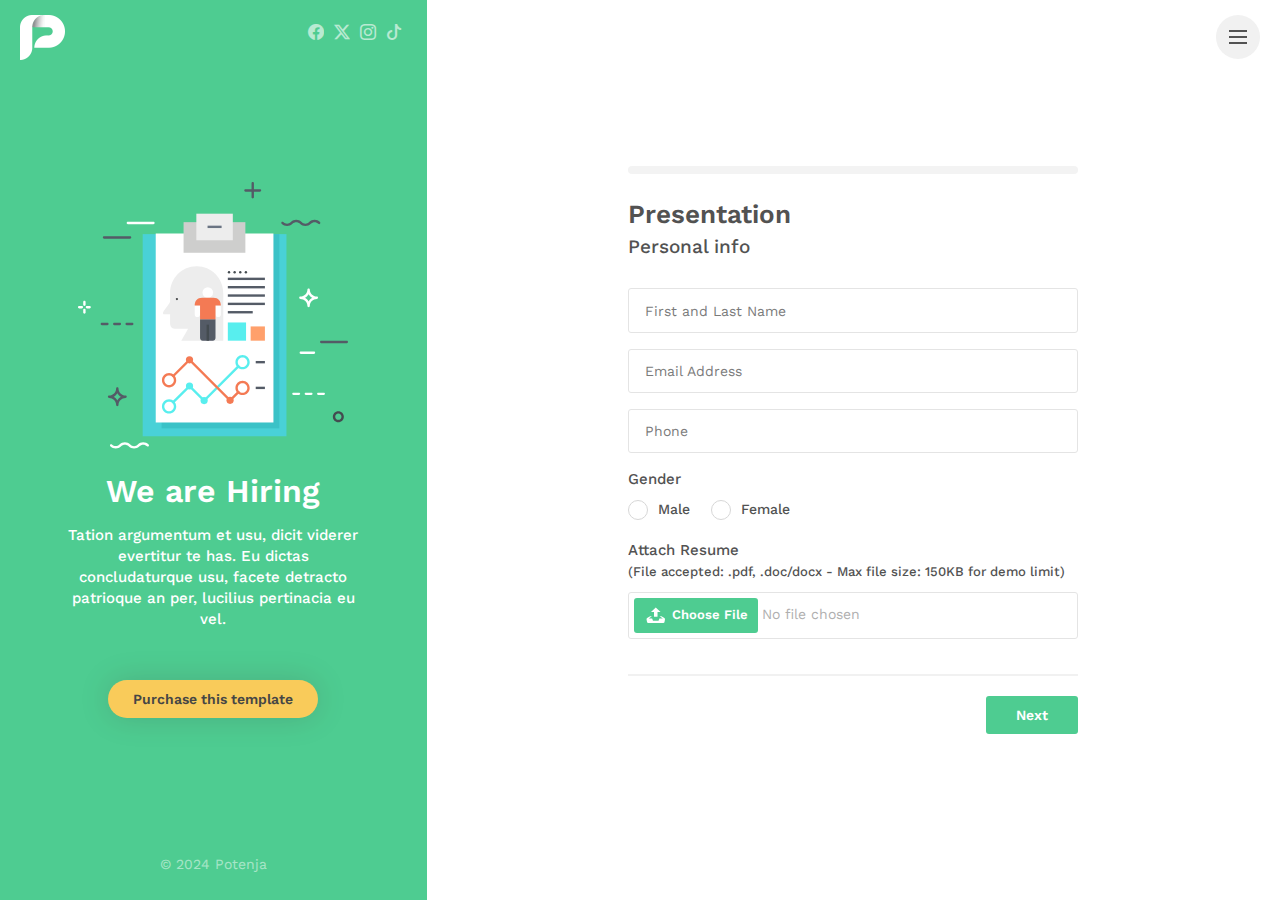
<file: index-4.html>
<!DOCTYPE html>
<html lang="en">


<!-- Mirrored from www.ansonika.com/potenza/index-4.html by HTTrack Website Copier/3.x [XR&CO'2014], Mon, 02 Dec 2024 10:04:01 GMT -->
<head>
    <meta charset="utf-8">
    <meta name="viewport" content="width=device-width, initial-scale=1">
    <meta name="description" content="Potenza - Job Application Form Wizard with Resume upload and Branch feature">
    <meta name="author" content="Ansonika">
    <title>Potenja | Job Application Form Wizard by Ansonika</title>

    <!-- Favicons-->
    <link rel="shortcut icon" href="img/favicon.ico" type="image/x-icon">
    <link rel="apple-touch-icon" type="image/x-icon" href="img/apple-touch-icon-57x57-precomposed.png">
    <link rel="apple-touch-icon" type="image/x-icon" sizes="72x72" href="img/apple-touch-icon-72x72-precomposed.png">
    <link rel="apple-touch-icon" type="image/x-icon" sizes="114x114" href="img/apple-touch-icon-114x114-precomposed.png">
    <link rel="apple-touch-icon" type="image/x-icon" sizes="144x144" href="img/apple-touch-icon-144x144-precomposed.png">

    <!-- GOOGLE WEB FONT -->
    <link href="https://fonts.googleapis.com/css?family=Work+Sans:400,500,600" rel="stylesheet">

    <!-- BASE CSS -->
    <link href="css/bootstrap.min.css" rel="stylesheet">
	<link href="css/menu.css" rel="stylesheet">
    <link href="css/style.css" rel="stylesheet">
	<link href="css/vendors.css" rel="stylesheet">

    <!-- YOUR CUSTOM CSS -->
    <link href="css/custom.css" rel="stylesheet">
	
	<!-- MODERNIZR MENU -->
	<script src="js/modernizr.js"></script>

</head>

<body>
	
	<div id="preloader">
		<div data-loader="circle-side"></div>
	</div><!-- /Preload -->
	
	<div id="loader_form">
		<div data-loader="circle-side-2"></div>
	</div><!-- /loader_form -->
	
	<nav>
		<ul class="cd-primary-nav">
			<li><a href="index.html" class="animated_link">Version 1</a></li>
			<li><a href="index-2.html" class="animated_link">Version 2</a></li>
			<li><a href="index-3.html" class="animated_link">Version 3</a></li>
			<li><a href="index-4.html" class="animated_link">File Attachment demo</a></li>
			<li><a href="about.html" class="animated_link">About Us</a></li>
			<li><a href="contacts.html" class="animated_link">Contact Us</a></li>
			<li><a href="https://1.envato.market/A6oJN" class="animated_link" target="_parent">Purchase Template</a></li>
		</ul>
	</nav>
	<!-- /menu -->
	
	<div class="container-fluid">
	    <div class="row row-height">
	        <div class="col-xl-4 col-lg-4 content-left">
	            <div class="content-left-wrapper">
	                <a href="index.html" id="logo"><img src="img/logo.png" alt="" width="45" height="45"></a>
	                <div id="social">
	                   <ul>
                            <li><a href="#0"><i class="bi bi-facebook"></i></a></li>
							<li><a href="#0"><i class="bi bi-twitter-x"></i></a></li>
							<li><a href="#0"><i class="bi bi-instagram"></i></a></li>
							<li><a href="#0"><i class="bi bi-tiktok"></i></a></li>
                        </ul>
	                </div>
	                <!-- /social -->
	                <div>
	                    <figure><img src="img/info_graphic_1.svg" alt="" class="img-fluid" width="270" height="270"></figure>
	                    <h2>We are Hiring</h2>
	                    <p>Tation argumentum et usu, dicit viderer evertitur te has. Eu dictas concludaturque usu, facete detracto patrioque an per, lucilius pertinacia eu vel.</p>
	                    <a href="#0" class="btn_1 rounded yellow">Purchase this template</a>
	                    <a href="#start" class="btn_1 rounded mobile_btn yellow">Start Now!</a>
	                </div>
	                <div class="copy">© 2024 Potenja</div>
	            </div>
	            <!-- /content-left-wrapper -->
	        </div>
	        <!-- /content-left -->
	        <div class="col-xl-8 col-lg-8 content-right" id="start">
	            <div id="wizard_container">
	                <div id="top-wizard">
	                    <span id="location"></span>
	                    <div id="progressbar"></div>
	                </div>
	                <!-- /top-wizard -->
	                <form id="wrapped" method="post" enctype="multipart/form-data">
	                    <input id="website" name="website" type="text" value="">
	                    <!-- Leave for security protection, read docs for details -->
	                    <div id="middle-wizard">
	                        <div class="step">
	                            <h2 class="section_title">Presentation</h2>
	                            <h3 class="main_question">Personal info</h3>
	                            <div class="form-group add_top_30">
	                                <label for="name">First and Last Name</label>
	                                <input type="text" name="name" id="name" class="form-control required" onchange="getVals(this, 'name_field');">
	                            </div>
	                            <div class="form-group">
	                                <label for="email">Email Address</label>
	                                <input type="email" name="email" id="email" class="form-control required" onchange="getVals(this, 'email_field');">
	                            </div>
	                            <div class="form-group">
	                                <label for="phone">Phone</label>
	                                <input type="text" name="phone" id="phone" class="form-control required">
	                            </div>
								<label>Gender</label>
								<div class="form-group radio_input">
								    <label class="container_radio me-3">Male
								        <input type="radio" name="gender" value="Male" class="required">
								        <span class="checkmark"></span>
								    </label>
								    <label class="container_radio">Female
								        <input type="radio" name="gender" value="Female" class="required">
								        <span class="checkmark"></span>
								    </label>
								</div>
	                            <div class="form-group add_bottom_30 add_top_20">
	                                <label>Attach Resume<br><small>(File accepted: .pdf, .doc/docx - Max file size: 150KB for demo limit)</small></label>
	                                <div class="fileupload">
	                                    <input type="file" name="fileupload" accept=".pdf,application/msword,application/vnd.openxmlformats-officedocument.wordprocessingml.document" class="required">
	                                </div>
	                            </div>
	                        </div>
	                        <!-- /step-->

	                        <!-- /Start Branch ============================== -->
	                        <div class="step" data-state="branchtype">
	                            <h2 class="section_title">Work Availability</h2>
	                            <h3 class="main_question">Are you available for work?</h3>
	                            <div class="form-group">
	                                <label class="container_radio version_2">Full time availability
	                                    <input type="radio" name="availability" value="Full-time" class="required">
	                                    <span class="checkmark"></span>
	                                </label>
	                                <label class="container_radio version_2">Part time availability
	                                    <input type="radio" name="availability" value="Part-time" class="required">
	                                    <span class="checkmark"></span>
	                                </label>
	                                <label class="container_radio version_2">Freelance / Contract availability
	                                    <input type="radio" name="availability" value="Freelance-Contract" class="required">
	                                    <span class="checkmark"></span>
	                                </label>
	                            </div>
	                            <small>* Start branch radio based </small>
	                        </div>

	                        <!-- /Work Availability > Full-time ============================== -->
	                        <div class="branch" id="Full-time">
	                            <div class="step" data-state="end">
	                                <h2 class="section_title">Work Availability</h2>
	                                <h3 class="main_question">Additional info about "Full Time" availability</h3>
	                                <div class="form-group add_bottom_30">
	                                    <label>Minimum salary? (in USD)</label>
	                                    <label for="minimum_salary_full_time">Choose a range</label>
	                                    <div class="styled-select">
	                                        <select class="form-control required" id="minimum_salary_full_time" name="minimum_salary_full_time">
	                                            <option value="">Choose a range</option>
	                                            <option value="&lt;10k">&lt;10k</option>
	                                            <option value="10-15k">10-15k</option>
	                                            <option value="15-20k">15-20k</option>
	                                            <option value="20-25k">20-25k</option>
	                                            <option value="25-30k">25-30k</option>
	                                            <option value="30-35k">30-35k</option>
	                                            <option value="35-40k">35-40k</option>
	                                            <option value="45-50k">45-50k</option>
	                                            <option value="&gt;50k">&gt;50k</option>
	                                        </select>
	                                    </div>
	                                </div>
	                                <div class="form-group add_bottom_30">
	                                    <label>How soon would you be looking to start?</label>
	                                    <label for="start_availability_full_time">Choose your availability</label>
	                                    <div class="styled-select">
	                                        <select class="form-control required" id="start_availability_full_time" name="start_availability_full_time">
	                                            <option value="">Choose your availability</option>
	                                            <option value="I can start immediately">I can start immediately</option>
	                                            <option value="I need to give 2 or 4 weeks notice">I need to give 2–4 weeks notice</option>
	                                            <option value="I am passively browsing">I am passively browsing</option>
	                                            <option value="I will be available in a couple months">I will be available in a couple months</option>
	                                            <option value="I am not sure">I am not sure</option>
	                                        </select>
	                                    </div>
	                                </div>
	                                <label class="custom">Are you willing to work remotely?</label>
	                                <div class="form-group radio_input">
	                                    <label class="container_radio me-3">Yes
	                                        <input type="radio" name="remotely_full_time" value="Yes" class="required">
	                                        <span class="checkmark"></span>
	                                    </label>
	                                    <label class="container_radio">No
	                                        <input type="radio" name="remotely_full_time" value="No" class="required">
	                                        <span class="checkmark"></span>
	                                    </label>
	                                </div>
	                            </div>
	                        </div>
	                        <!-- /step-->

	                        <!-- /Work Availability > Part-time ============================== -->
	                        <div class="branch" id="Part-time">
	                            <div class="step" data-state="end">
	                                <h2 class="section_title">Work Availability</h2>
	                                <h3 class="main_question">Additional info about "Part Time" availability</h3>
	                                <div class="form-group add_bottom_30">
	                                    <label>Minimum salary? (in USD)</label>
	                                    <label for="minimum_salary_part_time">Choose a range</label>
	                                    <div class="styled-select clearfix">
	                                        <select class="form-control required" id="minimum_salary_part_time" name="minimum_salary_part_time">
	                                            <option value="">Choose a range</option>
	                                            <option value="&lt;2k">&lt;2k</option>
	                                            <option value="3-5k">3-5k</option>
	                                            <option value="5-7k">5-7k</option>
	                                            <option value="7-10k">7-10k</option>
	                                            <option value="&gt;10k">&gt;10k</option>
	                                        </select>
	                                    </div>
	                                </div>
	                                <div class="form-group add_bottom_30">
	                                    <label>How soon would you be looking to start?</label>
	                                     <label for="start_availability_part_time">Choose your availability</label>
	                                    <div class="styled-select clearfix">
	                                        <select class="form-control required" id="start_availability_part_time" name="start_availability_part_time">
	                                            <option value="">Choose your availability</option>
	                                            <option value="I can start immediately">I can start immediately</option>
	                                            <option value="I need to give 2 or 4 weeks notice">I need to give 2–4 weeks notice</option>
	                                            <option value="I am passively browsing">I am passively browsing</option>
	                                            <option value="I will be available in a couple months">I will be available in a couple months</option>
	                                            <option value="I am not sure">I am not sure</option>
	                                        </select>
	                                    </div>
	                                </div>
	                                <label class="custom">When you prefer to work?</label>
	                                <div class="form-group radio_input">
	                                    <label class="container_radio me-3">Morning
	                                        <input type="radio" name="day_preference_part_time" value="Morning" class="required">
	                                        <span class="checkmark"></span>
	                                    </label>
	                                    <label class="container_radio me-3">Afternoon
	                                        <input type="radio" name="day_preference_part_time" value="Afternoon" class="required">
	                                        <span class="checkmark"></span>
	                                    </label>
	                                    <label class="container_radio">No Preferences
	                                        <input type="radio" name="day_preference_part_time" value="No Preferences" class="required">
	                                        <span class="checkmark"></span>
	                                    </label>
	                                </div>
	                            </div>
	                        </div>
	                        <!-- /step-->

	                        <!-- /Work Availability > Freelance-Contract ============================== -->
	                        <div class="branch" id="Freelance-Contract">
	                            <div class="step" data-state="end">
	                                <h2 class="section_title">Work Availability</h2>
	                                <h3 class="main_question">Additional info about "Freelance/Contract" availability</h3>
	                                <div class="form-group">
	                                    <label for="fixed_rate_contract">Minimum fixed rate? (in USD)</label>
	                                    <input type="text" name="fixed_rate_contract" id="fixed_rate_contract" class="form-control required">
	                                </div>
	                                <div class="form-group">
	                                    <label for="hourly_rate_contract">Minimum hourly rate? (in USD)</label>
	                                    <input type="text" name="hourly_rate_contract" id="hourly_rate_contract" class="form-control required">
	                                </div>
	                                <div class="form-group">
	                                    <label for="minimum_hours_conctract">Minimum hours for a contract?</label>
	                                    <input type="text" name="minimum_hours_conctract" id="minimum_hours_conctract" class="form-control required">
	                                </div>
	                                <label class="custom">Are you willing to work remotely?</label>
	                                <div class="form-group radio_input">
	                                    <label class="container_radio me-3">Yes
	                                        <input type="radio" name="remotely_contract" value="Yes" class="required">
	                                        <span class="checkmark"></span>
	                                    </label>
	                                    <label class="container_radio">No
	                                        <input type="radio" name="remotely_contract" value="No" class="required">
	                                        <span class="checkmark"></span>
	                                    </label>
	                                </div>
	                            </div>
	                        </div>
	                        <!-- /step-->

	                        <div class="submit step" id="end">
	                            <div class="summary">
	                                <div class="wrapper">
	                                    <h3>Thank your for your time<br><span id="name_field"></span>!</h3>
	                                    <p>We will contat you shorly at the following email address <strong id="email_field"></strong></p>
	                                </div>
	                                <div class="text-center">
	                                    <div class="form-group terms">
	                                        <label class="container_check">Please accept our <a href="#" data-bs-toggle="modal" data-bs-target="#terms-txt">Terms and conditions</a> before Submit
	                                            <input type="checkbox" name="terms" value="Yes" class="required">
	                                            <span class="checkmark"></span>
	                                        </label>
	                                    </div>
	                                </div>
	                            </div>
	                        </div>
	                        <!-- /step last-->

	                    </div>
	                    <!-- /middle-wizard -->
	                    <div id="bottom-wizard">
	                        <button type="button" name="backward" class="backward">Prev</button>
	                        <button type="button" name="forward" class="forward">Next</button>
	                        <button type="submit" name="process" class="submit">Submit</button>
	                    </div>
	                    <!-- /bottom-wizard -->
	                </form>
	            </div>
	            <!-- /Wizard container -->
	        </div>
	        <!-- /content-right-->
	    </div>
	    <!-- /row-->
	</div>
	<!-- /container-fluid -->

	<div class="cd-overlay-nav">
		<span></span>
	</div>
	<!-- /cd-overlay-nav -->

	<div class="cd-overlay-content">
		<span></span>
	</div>
	<!-- /cd-overlay-content -->

	<a href="#0" class="cd-nav-trigger">Menu<span class="cd-icon"></span></a>
	<!-- /menu button -->
	
	<!-- Modal terms -->
	<div class="modal fade" id="terms-txt" tabindex="-1" role="dialog" aria-labelledby="termsLabel" aria-hidden="true">
		<div class="modal-dialog modal-dialog-centered">
			<div class="modal-content">
				<div class="modal-header">
					<h4 class="modal-title" id="termsLabel">Terms and conditions</h4>
					<button type="button" class="btn-close" data-bs-dismiss="modal" aria-label="Close"></button>
				</div>
				<div class="modal-body">
					<p>Lorem ipsum dolor sit amet, in porro albucius qui, in <strong>nec quod novum accumsan</strong>, mei ludus tamquam dolores id. No sit debitis meliore postulant, per ex prompta alterum sanctus, pro ne quod dicunt sensibus.</p>
					<p>Lorem ipsum dolor sit amet, in porro albucius qui, in nec quod novum accumsan, mei ludus tamquam dolores id. No sit debitis meliore postulant, per ex prompta alterum sanctus, pro ne quod dicunt sensibus. Lorem ipsum dolor sit amet, <strong>in porro albucius qui</strong>, in nec quod novum accumsan, mei ludus tamquam dolores id. No sit debitis meliore postulant, per ex prompta alterum sanctus, pro ne quod dicunt sensibus.</p>
					<p>Lorem ipsum dolor sit amet, in porro albucius qui, in nec quod novum accumsan, mei ludus tamquam dolores id. No sit debitis meliore postulant, per ex prompta alterum sanctus, pro ne quod dicunt sensibus.</p>
				</div>
				<div class="modal-footer">
					<button type="button" class="btn_1" data-bs-dismiss="modal">Close</button>
				</div>
			</div>
			<!-- /.modal-content -->
		</div>
		<!-- /.modal-dialog -->
	</div>
	<!-- /.modal -->
	
	<!-- COMMON SCRIPTS -->
	<script src="js/jquery-3.7.1.min.js"></script>
    <script src="js/common_scripts.min.js"></script>
	<script src="js/velocity.min.js"></script>
	<script src="js/common_functions.js"></script>
	<script src="js/file-validator.js"></script>

	<!-- Wizard script-->
	<script src="js/func_4.js"></script>

</body>

<!-- Mirrored from www.ansonika.com/potenza/index-4.html by HTTrack Website Copier/3.x [XR&CO'2014], Mon, 02 Dec 2024 10:04:02 GMT -->
</html>
</file>
<file: css/menu.css>
*,*::after,*::before{-webkit-box-sizing:border-box;-moz-box-sizing:border-box;box-sizing:border-box}*::after,*::before{content:''}.cd-nav-trigger{position:absolute;display:inline-block}.cd-nav-trigger{top:15px;right:20px;height:44px;width:44px;z-index:5;overflow:hidden;text-indent:100%;white-space:nowrap}@media (max-width: 991px){.cd-nav-trigger{top:10px;right:15px}}.cd-nav-trigger .cd-icon{position:absolute;left:50%;top:50%;bottom:auto;right:auto;-webkit-transform:translateX(-50%) translateY(-50%);-moz-transform:translateX(-50%) translateY(-50%);-ms-transform:translateX(-50%) translateY(-50%);-o-transform:translateX(-50%) translateY(-50%);transform:translateX(-50%) translateY(-50%);display:inline-block;width:18px;height:2px;background-color:#222;z-index:10}.cd-nav-trigger .cd-icon::before,.cd-nav-trigger .cd-icon:after{position:absolute;top:0;right:0;width:100%;height:100%;background-color:#222;-webkit-transform:translateZ(0);-moz-transform:translateZ(0);-ms-transform:translateZ(0);-o-transform:translateZ(0);transform:translateZ(0);-webkit-backface-visibility:hidden;backface-visibility:hidden;-webkit-transition:-webkit-transform .3s;-moz-transition:-moz-transform .3s;transition:transform .3s}.cd-nav-trigger .cd-icon::before{-webkit-transform:translateY(-6px) rotate(0deg);-moz-transform:translateY(-6px) rotate(0deg);-ms-transform:translateY(-6px) rotate(0deg);-o-transform:translateY(-6px) rotate(0deg);transform:translateY(-6px) rotate(0deg)}.cd-nav-trigger .cd-icon::after{-webkit-transform:translateY(6px) rotate(0deg);-moz-transform:translateY(6px) rotate(0deg);-ms-transform:translateY(6px) rotate(0deg);-o-transform:translateY(6px) rotate(0deg);transform:translateY(6px) rotate(0deg)}.cd-nav-trigger::before,.cd-nav-trigger::after{position:absolute;top:0;left:0;border-radius:50%;height:100%;width:100%;-webkit-transform:translateZ(0);-moz-transform:translateZ(0);-ms-transform:translateZ(0);-o-transform:translateZ(0);transform:translateZ(0);-webkit-backface-visibility:hidden;backface-visibility:hidden;-webkit-transition-property:-webkit-transform;-moz-transition-property:-moz-transform;transition-property:transform}.cd-nav-trigger::before{background-color:#ededed;-webkit-transform:scale(1);-moz-transform:scale(1);-ms-transform:scale(1);-o-transform:scale(1);transform:scale(1);-webkit-transition-duration:0.3s;-moz-transition-duration:0.3s;transition-duration:0.3s;-webkit-transition-delay:0.4s;-moz-transition-delay:0.4s;transition-delay:0.4s}@media (max-width: 991px){.cd-nav-trigger::before{background-color:#fff}}@media (max-width: 991px){header .cd-nav-trigger::before{background-color:#ededed}}.cd-nav-trigger::after{background-color:#ededed;-webkit-transform:scale(0);-moz-transform:scale(0);-ms-transform:scale(0);-o-transform:scale(0);transform:scale(0);-webkit-transition-duration:0s;-moz-transition-duration:0s;transition-duration:0s;-webkit-transition-delay:0s;-moz-transition-delay:0s;transition-delay:0s}.cd-nav-trigger.close-nav::before{-webkit-transform:scale(0);-moz-transform:scale(0);-ms-transform:scale(0);-o-transform:scale(0);transform:scale(0)}.cd-nav-trigger.close-nav::after{-webkit-transform:scale(1);-moz-transform:scale(1);-ms-transform:scale(1);-o-transform:scale(1);transform:scale(1);-webkit-transition-duration:0.3s;-moz-transition-duration:0.3s;transition-duration:0.3s;-webkit-transition-delay:0.4s;-moz-transition-delay:0.4s;transition-delay:0.4s}.cd-nav-trigger.close-nav .cd-icon{background-color:transparent}.cd-nav-trigger.close-nav .cd-icon::before,.cd-nav-trigger.close-nav .cd-icon::after{background-color:#222}.cd-nav-trigger.close-nav .cd-icon::before{-webkit-transform:translateY(0) rotate(45deg);-moz-transform:translateY(0) rotate(45deg);-ms-transform:translateY(0) rotate(45deg);-o-transform:translateY(0) rotate(45deg);transform:translateY(0) rotate(45deg)}.cd-nav-trigger.close-nav .cd-icon::after{-webkit-transform:translateY(0) rotate(-45deg);-moz-transform:translateY(0) rotate(-45deg);-ms-transform:translateY(0) rotate(-45deg);-o-transform:translateY(0) rotate(-45deg);transform:translateY(0) rotate(-45deg)}.cd-primary-nav{position:fixed;left:0;top:0;height:100%;width:100%;padding:80px 5%;z-index:3;background-color:#fff;overflow:auto;-webkit-overflow-scrolling:touch;visibility:hidden;opacity:0;-webkit-transition:visibility 0s, opacity 0.3s;-moz-transition:visibility 0s, opacity 0.3s;transition:visibility 0s, opacity 0.3s}ul.cd-primary-nav{list-style:none;padding:80px 0 0 0;margin:0}.cd-primary-nav li{margin:1.2em 0;text-align:center;text-transform:capitalize}.cd-primary-nav a{-webkit-font-smoothing:antialiased;-moz-osx-font-smoothing:grayscale;-webkit-transition:color 0.2s;-moz-transition:color 0.2s;transition:color 0.2s;color:#777;font-size:18px}.no-touch .cd-primary-nav a:hover{color:#1dbe72}.cd-primary-nav.fade-in{visibility:visible;opacity:1}@media only screen and (min-width: 768px){.cd-primary-nav li{margin:2em 0}.cd-primary-nav a{font-size:21px}}@media only screen and (min-width: 1170px){.cd-primary-nav li{margin:2.6em 0}.cd-primary-nav a{font-size:24px}}.cd-overlay-nav,.cd-overlay-content{position:fixed;top:18px;right:5%;height:4px;width:4px;-webkit-transform:translateX(-20px) translateY(20px);-moz-transform:translateX(-20px) translateY(20px);-ms-transform:translateX(-20px) translateY(20px);-o-transform:translateX(-20px) translateY(20px);transform:translateX(-20px) translateY(20px)}.cd-overlay-nav span,.cd-overlay-content span{display:inline-block;position:absolute;border-radius:50%;-webkit-transform:translateZ(0);-moz-transform:translateZ(0);-ms-transform:translateZ(0);-o-transform:translateZ(0);transform:translateZ(0);-webkit-backface-visibility:hidden;backface-visibility:hidden;will-change:transform;-webkit-transform-origin:50% 50%;-moz-transform-origin:50% 50%;-ms-transform-origin:50% 50%;-o-transform-origin:50% 50%;transform-origin:50% 50%;-webkit-transform:scale(0);-moz-transform:scale(0);-ms-transform:scale(0);-o-transform:scale(0);transform:scale(0)}.cd-overlay-nav.is-hidden,.cd-overlay-content.is-hidden{opacity:0;visibility:hidden;-webkit-transition:opacity .3s 0s, visibility 0s .3s;-moz-transition:opacity .3s 0s, visibility 0s .3s;transition:opacity .3s 0s, visibility 0s .3s}.cd-overlay-nav{z-index:2}.cd-overlay-nav span{background-color:#1dbe72}.cd-overlay-content{z-index:4}.cd-overlay-content span{background-color:#1dbe72}
</file>
<file: css/style.css>
/*
Theme Name: Potenza v 2.3
Theme URI: http://www.ansonika.com/ponteza/
Author: Ansonika
Author URI: http://themeforest.net/user/Ansonika/

[Table of contents] 

1. SITE STRUCTURE and TYPOGRAPHY
- 1.1 Typography
- 1.2 Buttons
- 1.3 Structure

2. CONTENT
- 2.1 Wizard
- 2.2 Success submit
- 2.3 Inner pages

3. COMMON
- 3.1 Misc
- 3.2 Spacing
- 3.3 Float Labels

/*============================================================================================*/
/* 1.  SITE STRUCTURE and TYPOGRAPHY */
/*============================================================================================*/
/*-------- 1.1 Typography --------*/
/* rem reference
10px = 0.625rem
12px = 0.75rem
14px = 0.875rem
16px = 1rem (base)
18px = 1.125rem
20px = 1.25rem
24px = 1.5rem
30px = 1.875rem
32px = 2rem
*/
html,
body {
  height: 100%;
}

html * {
  -webkit-font-smoothing: antialiased;
  -moz-osx-font-smoothing: grayscale;
}

body {
  background: #fff;
  font-size: 15px;
  font-size: 0.9375rem;
  line-height: 1.4;
  font-family: "Work Sans", Arial, sans-serif;
  color: #555;
}

h1,
h2,
h3,
h4,
h5,
h6 {
  color: #222;
}

p {
  margin-bottom: 25px;
}

strong {
  font-weight: 500;
}

label {
  font-weight: 500;
  margin-bottom: 5px;
  color: #222;
}

hr {
  margin: 30px 0 30px 0;
  border-color: #ddd;
}

ul, ol {
  list-style: none;
  margin: 0 0 25px 0;
  padding: 0;
}

/*General links color*/
a {
  color: #1dbe72;
  text-decoration: none;
  -moz-transition: all 0.3s ease-in-out;
  -o-transition: all 0.3s ease-in-out;
  -webkit-transition: all 0.3s ease-in-out;
  -ms-transition: all 0.3s ease-in-out;
  transition: all 0.3s ease-in-out;
  outline: none;
}
a:hover, a:focus {
  color: #111;
  text-decoration: none;
  outline: none;
}

a.animated_link {
  position: relative;
  text-decoration: none;
}

a.animated_link {
  position: relative;
  text-decoration: none;
}
a.animated_link:before {
  content: "";
  position: absolute;
  width: 100%;
  height: 1px;
  bottom: -5px;
  opacity: 1;
  left: 0;
  background-color: #1dbe72;
  visibility: hidden;
  -webkit-transform: scaleX(0);
  transform: scaleX(0);
  -moz-transition: all 0.3s ease;
  -o-transition: all 0.3s ease;
  -webkit-transition: all 0.3s ease;
  -ms-transition: all 0.3s ease;
  transition: all 0.3s ease;
}
a.animated_link:hover:before {
  visibility: visible;
  -webkit-transform: scaleX(1);
  transform: scaleX(1);
}

a.animated_link.active {
  position: relative;
  text-decoration: none;
  color: #1dbe72;
}
a.animated_link.active:before {
  content: "";
  position: absolute;
  width: 100%;
  height: 1px;
  bottom: -5px;
  opacity: 1;
  left: 0;
  background-color: #1dbe72;
  visibility: visible;
  -webkit-transform: scaleX(1);
  transform: scaleX(1);
}

/*-------- 1.2 Buttons --------*/
a.btn_1,
.btn_1 {
  border: none;
  color: #fff;
  background: #1dbe72;
  outline: none;
  cursor: pointer;
  display: inline-block;
  text-decoration: none;
  padding: 12px 25px;
  color: #fff;
  font-weight: 600;
  text-align: center;
  line-height: 1;
  -moz-transition: all 0.3s ease-in-out;
  -o-transition: all 0.3s ease-in-out;
  -webkit-transition: all 0.3s ease-in-out;
  -ms-transition: all 0.3s ease-in-out;
  transition: all 0.3s ease-in-out;
  -webkit-border-radius: 3px;
  -moz-border-radius: 3px;
  -ms-border-radius: 3px;
  border-radius: 3px;
  font-size: 14px;
  font-size: 0.875rem;
}
a.btn_1:hover,
.btn_1:hover {
  background-color: #d80075;
}
a.btn_1.full-width,
.btn_1.full-width {
  display: block;
  width: 100%;
  text-align: center;
  margin-bottom: 5px;
}
a.btn_1.small,
.btn_1.small {
  padding: 7px 10px;
  font-size: 13px;
  font-size: 0.8125rem;
}
a.btn_1.medium,
.btn_1.medium {
  font-size: 16px;
  font-size: 1rem;
  padding: 18px 30px;
}
a.btn_1.rounded,
.btn_1.rounded {
  -webkit-border-radius: 25px !important;
  -moz-border-radius: 25px !important;
  -ms-border-radius: 25px !important;
  border-radius: 25px !important;
  -webkit-box-shadow: 0px 0px 30px 0px rgba(0, 0, 0, 0.2);
  -moz-box-shadow: 0px 0px 30px 0px rgba(0, 0, 0, 0.2);
  box-shadow: 0px 0px 30px 0px rgba(0, 0, 0, 0.2);
}
a.btn_1.yellow,
.btn_1.yellow {
  background: #f8bd2c;
  color: #111;
}
a.btn_1.yellow:hover,
.btn_1.yellow:hover {
  background-color: #d80075;
  color: #fff;
}

/*-------- 1.3 Structure --------*/
/* Preloader */
#preloader {
  position: fixed;
  top: 0;
  left: 0;
  right: 0;
  width: 100%;
  height: 100%;
  bottom: 0;
  background-color: #fff;
  z-index: 999999;
}

[data-loader="circle-side"] {
  position: absolute;
  width: 50px;
  height: 50px;
  top: 50%;
  left: 50%;
  margin-left: -25px;
  margin-top: -25px;
  -webkit-animation: circle infinite .95s linear;
  -moz-animation: circle infinite .95s linear;
  -o-animation: circle infinite .95s linear;
  animation: circle infinite .95s linear;
  border: 2px solid #333;
  border-top-color: rgba(0, 0, 0, 0.2);
  border-right-color: rgba(0, 0, 0, 0.2);
  border-bottom-color: rgba(0, 0, 0, 0.2);
  border-radius: 100%;
}

#loader_form {
  position: fixed;
  top: 0;
  left: 0;
  right: 0;
  width: 100%;
  height: 100%;
  bottom: 0;
  background-color: #fff;
  background-color: rgba(255, 255, 255, 0.6);
  z-index: 999999;
  display: none;
}

[data-loader="circle-side-2"] {
  position: absolute;
  width: 50px;
  height: 50px;
  top: 50%;
  left: 50%;
  margin-left: -25px;
  margin-top: -25px;
  -webkit-animation: circle infinite .95s linear;
  -moz-animation: circle infinite .95s linear;
  -o-animation: circle infinite .95s linear;
  animation: circle infinite .95s linear;
  border: 2px solid #333;
  border-top-color: rgba(0, 0, 0, 0.2);
  border-right-color: rgba(0, 0, 0, 0.2);
  border-bottom-color: rgba(0, 0, 0, 0.2);
  border-radius: 100%;
}

@-webkit-keyframes circle {
  0% {
    -webkit-transform: rotate(0);
    -ms-transform: rotate(0);
    -o-transform: rotate(0);
    transform: rotate(0);
  }
  100% {
    -webkit-transform: rotate(360deg);
    -ms-transform: rotate(360deg);
    -o-transform: rotate(360deg);
    transform: rotate(360deg);
  }
}
@-moz-keyframes circle {
  0% {
    -webkit-transform: rotate(0);
    -ms-transform: rotate(0);
    -o-transform: rotate(0);
    transform: rotate(0);
  }
  100% {
    -webkit-transform: rotate(360deg);
    -ms-transform: rotate(360deg);
    -o-transform: rotate(360deg);
    transform: rotate(360deg);
  }
}
@-o-keyframes circle {
  0% {
    -webkit-transform: rotate(0);
    -ms-transform: rotate(0);
    -o-transform: rotate(0);
    transform: rotate(0);
  }
  100% {
    -webkit-transform: rotate(360deg);
    -ms-transform: rotate(360deg);
    -o-transform: rotate(360deg);
    transform: rotate(360deg);
  }
}
@keyframes circle {
  0% {
    -webkit-transform: rotate(0);
    -ms-transform: rotate(0);
    -o-transform: rotate(0);
    transform: rotate(0);
  }
  100% {
    -webkit-transform: rotate(360deg);
    -ms-transform: rotate(360deg);
    -o-transform: rotate(360deg);
    transform: rotate(360deg);
  }
}
.row-height {
  height: 100vh;
}
@media (max-width: 991px) {
  .row-height {
    height: auto;
  }
}

.content-left {
  background-color: #1dbe72;
  padding: 0;
}

.content-left-wrapper {
  display: flex;
  justify-content: center;
  align-items: center;
  height: 100%;
  min-height: 100%;
  padding: 60px 60px 35px 60px;
  color: #fff;
  text-align: center;
  position: relative;
}
@media (max-width: 991px) {
  .content-left-wrapper {
    height: auto;
    padding: 95px 30px 35px 30px;
  }
}
@media (max-width: 767px) {
  .content-left-wrapper {
    padding: 95px 15px 35px 15px;
  }
}
@media (max-width: 991px) {
  .content-left-wrapper figure img {
    height: 200px;
  }
}
.content-left-wrapper h2 {
  color: #fff;
  font-size: 32px;
  font-size: 2rem;
  margin: 20px 0 15px 0;
  font-weight: 600;
}
@media (max-width: 767px) {
  .content-left-wrapper h2 {
    font-size: 26px;
    font-size: 1.625rem;
  }
}
.content-left-wrapper p {
  font-size: 15px;
  font-size: 0.9375rem;
  font-weight: 500;
}
@media (max-width: 767px) {
  .content-left-wrapper p {
    font-size: 14px;
    font-size: 0.875rem;
  }
}
.content-left-wrapper .copy {
  font-size: 14px;
  font-size: 0.875rem;
}
.content-left-wrapper .btn_1 {
  margin: 25px 0 25px 0;
}
@media (max-width: 991px) {
  .content-left-wrapper .btn_1 {
    display: none;
  }
}
.content-left-wrapper .btn_1.mobile_btn {
  display: none;
}
@media (max-width: 767px) {
  .content-left-wrapper .btn_1.mobile_btn {
    margin: 5px 0 30px 0;
    display: inline-block;
  }
}

.content-right {
  padding: 60px;
  height: 100%;
  min-height: 100%;
  overflow-y: scroll;
  display: flex;
  justify-content: center;
  align-items: center;
}
@media (max-width: 991px) {
  .content-right {
    height: auto;
    padding: 30px 15px;
  }
}

a#logo {
  position: absolute;
  left: 20px;
  top: 15px;
  display: block;
  height: 35px;
}
@media (max-width: 991px) {
  a#logo {
    left: 15px;
    top: 10px;
  }
}

#social {
  position: absolute;
  top: 15px;
  right: 20px;
}
@media (max-width: 991px) {
  #social {
    right: 70px;
  }
}
#social ul {
  margin: 0;
  padding: 0;
  text-align: center;
}
#social ul li {
  float: left;
  margin: 0 5px 10px 5px;
  list-style: none;
}
#social ul li a {
  color: #fff;
  opacity: 0.6;
  text-align: center;
  line-height: 35px;
  display: block;
  font-size: 16px;
  font-size: 1rem;
  -moz-transition: all 0.3s ease-in-out;
  -o-transition: all 0.3s ease-in-out;
  -webkit-transition: all 0.3s ease-in-out;
  -ms-transition: all 0.3s ease-in-out;
  transition: all 0.3s ease-in-out;
}
#social ul li a:hover {
  opacity: 1;
}

.copy {
  position: absolute;
  bottom: 25px;
  left: 0;
  width: 100%;
  opacity: 0.5;
}
@media (max-width: 991px) {
  .copy {
    display: none;
  }
}

/*============================================================================================*/
/* 2.  CONTENT */
/*============================================================================================*/
/*-------- 2.1 Wizard --------*/
#left_form {
  text-align: center;
}
#left_form h2 {
  font-size: 28px;
  font-size: 1.75rem;
  color: #0686D8;
}
@media (max-width: 767px) {
  #left_form figure img {
    height: 130px;
    width: auto;
  }
}

input#website {
  display: none;
}

#wizard_container {
  width: 450px;
}
@media (max-width: 767px) {
  #wizard_container {
    width: 100%;
  }
}

h2.section_title {
  display: block;
  font-size: 26px;
  font-size: 1.625rem;
  margin-bottom: 5px;
  font-weight: 600;
}

h3.main_question {
  margin: 0 0 30px 0;
  padding: 0;
  font-weight: 500;
  font-size: 19px;
  font-size: 1.1875rem;
}

/* Wizard Buttons*/
button.backward,
button.forward,
button.submit {
  border: none;
  color: #fff;
  text-decoration: none;
  transition: background .5s ease;
  -moz-transition: background .5s ease;
  -webkit-transition: background .5s ease;
  -o-transition: background .5s ease;
  display: inline-block;
  cursor: pointer;
  outline: none;
  text-align: center;
  background: #1dbe72;
  position: relative;
  font-size: 14px;
  font-size: 0.875rem;
  font-weight: 600;
  -webkit-border-radius: 3px;
  -moz-border-radius: 3px;
  -ms-border-radius: 3px;
  border-radius: 3px;
  line-height: 1;
  padding: 12px 30px;
}

button.backward {
  color: #777;
  background: #e8e8e8;
}

button[disabled] {
  display: none;
}

.backward:hover,
.forward:hover {
  background: #d80075;
  color: #fff;
}

#top-wizard {
  padding-bottom: 25px;
}

#bottom-wizard {
  border-top: 2px solid #ededed;
  padding-top: 20px;
  text-align: right;
  margin-top: 30px;
}

.ui-widget-content {
  background-color: transparent;
}

.ui-widget-content a {
  color: #222222;
}

.ui-widget-header {
  background: #6C3;
  -webkit-border-radius: 10px;
  -moz-border-radius: 10px;
  -ms-border-radius: 10px;
  border-radius: 10px;
}

.ui-widget-header a {
  color: #222222;
}

.ui-progressbar {
  height: 8px;
  width: 100%;
  -webkit-border-radius: 15px;
  -moz-border-radius: 15px;
  -ms-border-radius: 15px;
  border-radius: 15px;
}

#location {
  font-size: 12px;
  font-size: 0.75rem;
}

#progressbar {
  -webkit-border-radius: 5px;
  -moz-border-radius: 5px;
  -ms-border-radius: 5px;
  border-radius: 5px;
  background-color: #f0f0f0;
  overflow: hidden;
}

.ui-progressbar .ui-progressbar-value {
  height: 100%;
  -webkit-transition: all 0.2s ease;
  transition: all 0.2s ease;
}

.summary {
  text-align: center;
}
.summary .wrapper {
  padding: 60px 30px;
}
.summary h3 {
  margin-bottom: 25px;
}
.summary label {
  font-weight: 500;
}

/*-------- 2.2 Success submit --------*/
#success {
  position: absolute;
  top: 50%;
  left: 50%;
  width: 300px;
  height: 190px;
  margin-top: -85px;
  margin-left: -150px;
  text-align: center;
}
#success h4 {
  font-weight: 400;
  margin: 20px 0 0 0;
  font-size: 18px;
  font-size: 1.125rem;
}
#success h4 span {
  display: block;
  margin-bottom: 0;
  font-weight: 500;
  font-size: 21px;
  font-size: 1.3125rem;
}

@-webkit-keyframes checkmark {
  0% {
    stroke-dashoffset: 50px;
  }
  100% {
    stroke-dashoffset: 0;
  }
}
@-ms-keyframes checkmark {
  0% {
    stroke-dashoffset: 50px;
  }
  100% {
    stroke-dashoffset: 0;
  }
}
@keyframes checkmark {
  0% {
    stroke-dashoffset: 50px;
  }
  100% {
    stroke-dashoffset: 0;
  }
}
@-webkit-keyframes checkmark-circle {
  0% {
    stroke-dashoffset: 240px;
  }
  100% {
    stroke-dashoffset: 480px;
  }
}
@-ms-keyframes checkmark-circle {
  0% {
    stroke-dashoffset: 240px;
  }
  100% {
    stroke-dashoffset: 480px;
  }
}
@keyframes checkmark-circle {
  0% {
    stroke-dashoffset: 240px;
  }
  100% {
    stroke-dashoffset: 480px;
  }
}
.inlinesvg .svg svg {
  display: inline;
}

.icon--order-success.svg:before {
  width: auto;
  margin: 0;
}

.icon--order-success svg path {
  -webkit-animation: checkmark 0.25s ease-in-out 0.7s backwards;
  animation: checkmark 0.25s ease-in-out 0.7s backwards;
}

.icon--order-success svg circle {
  -webkit-animation: checkmark-circle 0.6s ease-in-out backwards;
  animation: checkmark-circle 0.6s ease-in-out backwards;
}

/*-------- 2.3 Inner pages --------*/
header {
  position: relative;
  padding: 15px 0;
  background-color: #fff;
  border-bottom: 1px solid #d9e1e6;
}
header .cd-nav-trigger {
  top: 0;
}
header #social {
  right: 80px;
  top: 5px;
}
header #social ul li a {
  color: #333;
}

/* Footer */
footer {
  border-top: 1px solid #ededed;
  padding: 30px 0;
}
footer p {
  margin: 0;
  padding: 0;
  float: right;
}
@media (max-width: 991px) {
  footer p {
    float: none;
  }
}
footer ul {
  float: left;
  margin: 0;
  padding: 0;
}
@media (max-width: 991px) {
  footer ul {
    float: none;
    margin-top: 10px;
  }
}
footer ul li {
  display: inline-block;
  margin-right: 15px;
}
footer ul li:after {
  content: "|";
  font-weight: 300;
  position: relative;
  left: 9px;
  color: #999;
}
footer ul li:last-child {
  margin-right: 0;
}
footer ul li:last-child:after {
  content: "";
}
footer ul li a {
  color: #555;
}
footer ul li a:hover {
  color: #121921;
}

.main_title {
  text-align: center;
}
.main_title h2 {
  margin: 0 0 10px 0;
  padding: 0;
  font-size: 42px;
  font-size: 2.625rem;
  color: #1dbe72;
  text-transform: uppercase;
}
@media (max-width: 767px) {
  .main_title h2 {
    font-size: 32px;
    font-size: 2rem;
  }
}
.main_title h2 em {
  display: block;
  width: 40px;
  height: 4px;
  background-color: #ededed;
  margin: auto;
  -webkit-border-radius: 5px;
  -moz-border-radius: 5px;
  -ms-border-radius: 5px;
  border-radius: 5px;
  margin-bottom: 15px;
}
.main_title p {
  font-size: 18px;
  font-size: 1.125rem;
  padding: 0 10%;
  margin-bottom: 45px;
  color: #777;
}
@media (max-width: 767px) {
  .main_title p {
    font-size: 16px;
    font-size: 1rem;
  }
}

.owl-theme .owl-dots .owl-dot.active span,
.owl-theme .owl-dots .owl-dot:hover span {
  background: #1dbe72 !important;
}

main#general_page {
  background-color: #fff;
}

iframe#map_iframe {
  width: 100%;
  height: 450px;
  border: 0;
}
@media (max-width: 991px) {
  iframe#map_iframe {
    height: 400px;
  }
}

.box_style_2 {
  background-color: #f8f8f8;
  padding: 25px 30px 30px 30px;
  position: relative;
  margin-bottom: 25px;
}
.box_style_2 .form-control {
  background-color: #fff !important;
}

.box_style_2 hr {
  margin: 10px -30px 20px -30px;
  border: 0;
  border-top: 2px solid #fff;
}

ul.contacts_info {
  list-style: none;
  padding: 0;
  margin: 15px 0 0 0;
}

ul.contacts_info li {
  margin-bottom: 15px;
}

ul.contacts_info li:last-child {
  margin-bottom: 0;
}

.error_message {
  font-weight: 500;
  color: red;
  padding-bottom: 10px;
}

.parallax_window_in {
  height: 420px;
  position: relative;
  display: table;
  width: 100%;
}

#sub_content_in {
  display: table-cell;
  padding: 45px 15% 0 15%;
  vertical-align: middle;
  text-align: center;
  background: rgba(0, 0, 0, 0.5);
}
@media (max-width: 767px) {
  #sub_content_in {
    padding: 45px 30px 0 30px;
  }
}
#sub_content_in h1 {
  color: #fff;
  font-weight: 600;
  text-transform: uppercase;
  font-size: 46px;
  font-size: 46px;
  font-size: 2.875rem;
  margin-bottom: 0;
}
@media (max-width: 767px) {
  #sub_content_in h1 {
    font-size: 36px;
    font-size: 2.25rem;
  }
}
#sub_content_in p {
  color: #fff;
  font-size: 24px;
  font-size: 1.5rem;
  font-weight: 300;
}
@media (max-width: 767px) {
  #sub_content_in p {
    font-size: 21px;
    font-size: 1.3125rem;
  }
}

.container_styled_1 {
  background: #f9f9f9;
}

.team-item-img {
  position: relative;
}

.team-item-img .team-item-detail {
  background: none repeat scroll 0 0 rgba(0, 0, 0, 0.8);
  text-align: center;
  color: #fff;
  display: -webkit-flex;
  display: flex;
  height: 100%;
  width: 100%;
  position: absolute;
  top: 0;
  left: 0;
  opacity: 0;
  visibility: hidden;
  overflow: hidden;
  transition: all 0.5s ease-in-out 0s;
  -moz-transition: all 0.5s ease-in-out 0s;
  -webkit-transition: all 0.5s ease-in-out 0s;
  -o-transition: all 0.5s ease-in-out 0s;
}

.team-item:hover .team-item-detail {
  opacity: 1;
  visibility: visible;
}

.team-item-img .team-item-detail .team-item-detail-inner {
  margin: auto;
  padding: 25px;
}

.team-item-detail-inner h4 {
  color: #fff;
  text-transform: uppercase;
  font-weight: 500;
}

.team-item-detail-inner .social {
  margin: 0 0px 25px 0px;
  padding: 0px;
}

.team-item-detail-inner .social li {
  list-style: none;
  display: inline-block;
  margin: 0px 5px;
}
.team-item-detail-inner .social li a {
  color: #fff;
}
.team-item-detail-inner .social li a:hover {
  color: #d80075;
}

.team-item-info {
  padding-top: 15px;
  text-align: center;
  text-transform: uppercase;
}
.team-item-info h4 {
  margin-bottom: 0px;
}

/*============================================================================================*/
/* 3.  COMMON */
/*============================================================================================*/
/*-------- 3.1 Misc --------*/
.body_bg_2 {
  background-color: #f7f8fc;
}

.modal-content {
  border: none;
  -webkit-box-shadow: 0px 0px 20px 0px rgba(0, 0, 0, 0.3);
  -moz-box-shadow: 0px 0px 20px 0px rgba(0, 0, 0, 0.3);
  box-shadow: 0px 0px 20px 0px rgba(0, 0, 0, 0.3);
}

.form-group {
  position: relative;
  margin-bottom: 1rem;
}
.form-group.terms {
  background-color: #f9f9f9;
  padding: 12px 0 0 0;
  text-align: left;
  padding: 8px 5px 5px 8px;
}
.form-group.terms .container_check {
  margin-bottom: 3px;
}
.form-group i {
  font-size: 18px;
  font-size: 1.125rem;
  position: absolute;
  right: 5px;
  top: 11px;
  color: #ccc;
  width: 25px;
  height: 25px;
  display: block;
  font-weight: 400 !important;
}

span.error {
  -moz-transition: all 0.3s ease-in-out;
  -o-transition: all 0.3s ease-in-out;
  -webkit-transition: all 0.3s ease-in-out;
  -ms-transition: all 0.3s ease-in-out;
  transition: all 0.3s ease-in-out;
  font-size: 12px;
  position: absolute;
  -webkit-border-radius: 3px;
  -moz-border-radius: 3px;
  border-radius: 3px;
  top: -20px;
  right: -15px;
  z-index: 2;
  height: 25px;
  line-height: 1;
  background-color: #e34f4f;
  color: #fff;
  font-weight: normal;
  display: inline-block;
  padding: 6px 8px;
}
span.error:after {
  content: '';
  position: absolute;
  border-style: solid;
  border-width: 0 6px 6px 0;
  border-color: transparent #e34f4f;
  display: block;
  width: 0;
  z-index: 1;
  bottom: -6px;
  left: 20%;
}

.container_radio.version_2 .error, .container_check.version_2 .error {
  left: -15px;
  top: -30px;
  right: inherit;
}

.radio_input .error {
  left: -15px;
  top: -30px;
  right: inherit;
}

.styled-select span.error {
  top: -20px;
}

.terms span.error {
  top: -30px;
  left: -15px;
  right: inherit;
}

.form-control {
  border: 1px solid #ddd;
  -webkit-border-radius: 3px;
  -moz-border-radius: 3px;
  -ms-border-radius: 3px;
  border-radius: 3px;
  font-size: 14px;
  font-size: 0.875rem;
  height: calc(2.65rem + 2px);
}
.form-control:focus {
  box-shadow: none;
  border-color: #1dbe72;
}

/* Checkbox style */
.container_check {
  display: block;
  position: relative;
  font-size: 14px;
  font-size: 0.875rem;
  padding-left: 30px;
  line-height: 1.3;
  margin-bottom: 10px;
  cursor: pointer;
  -webkit-user-select: none;
  -moz-user-select: none;
  -ms-user-select: none;
  user-select: none;
  font-weight: 400;
}
.container_check input {
  position: absolute;
  opacity: 0;
  cursor: pointer;
}
.container_check input:checked ~ .checkmark {
  background-color: #1dbe72;
  border: 1px solid transparent;
}
.container_check .checkmark {
  position: absolute;
  top: 0;
  left: 0;
  height: 20px;
  width: 20px;
  border: 1px solid #ddd;
  background-color: #fff;
  -webkit-border-radius: 3px;
  -moz-border-radius: 3px;
  -ms-border-radius: 3px;
  border-radius: 3px;
  -moz-transition: all 0.3s ease-in-out;
  -o-transition: all 0.3s ease-in-out;
  -webkit-transition: all 0.3s ease-in-out;
  -ms-transition: all 0.3s ease-in-out;
  transition: all 0.3s ease-in-out;
}
.container_check .checkmark:after {
  content: "";
  position: absolute;
  display: none;
  left: 7px;
  top: 3px;
  width: 5px;
  height: 10px;
  border: solid white;
  border-width: 0 2px 2px 0;
  -webkit-transform: rotate(45deg);
  -ms-transform: rotate(45deg);
  transform: rotate(45deg);
}
.container_check.version_2 {
  padding: 13px 15px 13px 45px;
  background-color: #fff;
  -webkit-border-radius: 3px;
  -moz-border-radius: 3px;
  -ms-border-radius: 3px;
  border-radius: 3px;
  border: 1px solid #ddd;
  min-height: 30px;
  font-weight: 400;
}
.container_check.version_2 .checkmark {
  height: 24px;
  width: 24px;
  top: 10px;
  left: 10px;
}
.container_check.version_2 .checkmark:after {
  top: 5px;
  left: 8px;
  width: 5px;
  height: 10px;
}

.container_check input:checked ~ .checkmark:after {
  display: block;
}

/* Radio buttons */
.container_radio {
  display: block;
  position: relative;
  font-size: 14px;
  font-size: 0.875rem;
  padding-left: 30px;
  line-height: 1.3;
  margin-bottom: 10px;
  cursor: pointer;
  -webkit-user-select: none;
  -moz-user-select: none;
  -ms-user-select: none;
  user-select: none;
}
.container_radio input {
  position: absolute;
  opacity: 0;
}
.container_radio input:checked ~ .checkmark:after {
  opacity: 1;
}
.container_radio .checkmark {
  position: absolute;
  top: 0;
  left: 0;
  height: 20px;
  width: 20px;
  background-color: #fff;
  border: 1px solid #ccc;
  border-radius: 50%;
}
.container_radio .checkmark:after {
  display: block;
  content: "";
  position: absolute;
  opacity: 0;
  -moz-transition: all 0.3s ease-in-out;
  -o-transition: all 0.3s ease-in-out;
  -webkit-transition: all 0.3s ease-in-out;
  -ms-transition: all 0.3s ease-in-out;
  transition: all 0.3s ease-in-out;
  top: 3px;
  left: 3px;
  width: 12px;
  height: 12px;
  border-radius: 50%;
  background: #1dbe72;
  -moz-transition: all 0.3s ease-in-out;
  -o-transition: all 0.3s ease-in-out;
  -webkit-transition: all 0.3s ease-in-out;
  -ms-transition: all 0.3s ease-in-out;
  transition: all 0.3s ease-in-out;
}
.container_radio.version_2 {
  padding: 13px 15px 13px 45px;
  background-color: #fff;
  -webkit-border-radius: 3px;
  -moz-border-radius: 3px;
  -ms-border-radius: 3px;
  border-radius: 3px;
  border: 1px solid #ddd;
  min-height: 30px;
  font-weight: 400;
}
.container_radio.version_2 input:checked ~ .checkmark:before {
  opacity: 1;
}
.container_radio.version_2 input:checked ~ .checkmark {
  border: 1px solid transparent;
}
.container_radio.version_2 .checkmark {
  position: absolute;
  top: 10px;
  left: 10px;
  height: 24px;
  width: 24px;
  border: 1px solid #ddd;
  border-radius: 50%;
}
.container_radio.version_2 .checkmark:after {
  width: 22px;
  height: 22px;
  top: 0;
  left: 0;
}
.container_radio.version_2 .checkmark:before {
  display: block;
  content: "";
  position: absolute;
  opacity: 0;
  -moz-transition: all 0.3s ease-in-out;
  -o-transition: all 0.3s ease-in-out;
  -webkit-transition: all 0.3s ease-in-out;
  -ms-transition: all 0.3s ease-in-out;
  transition: all 0.3s ease-in-out;
  left: 9px;
  top: 5px;
  width: 5px;
  height: 10px;
  border: solid white;
  z-index: 999;
  border-width: 0 2px 2px 0;
  -webkit-transform: rotate(45deg);
  -ms-transform: rotate(45deg);
  transform: rotate(45deg);
}

.container_radio.version_2.active, .container_radio.version_2:hover, .container_check.version_2.active, .container_check.version_2:hover {
  border: 1px solid #1dbe72;
}

.radio_input .container_radio {
  display: inline-block;
  margin: 5px 0 0 0;
}

/* Fileupload */
.fileupload {
  position: relative;
  width: 100%;
  margin-top: 5px;
  font-size: 14px;
  font-size: 0.875rem;
  margin-bottom: 35px;
}

input[type=file] {
  border: 1px solid #ddd;
  -webkit-border-radius: 3px;
  -moz-border-radius: 3px;
  -ms-border-radius: 3px;
  border-radius: 3px;
  background-color: #fff;
  padding: 5px;
  height: auto;
  width: 100%;
  color: #999;
}
input[type=file]:focus {
  box-shadow: none;
  outline: none;
}

input[type=file]::-webkit-file-upload-button, input[type=file].invalid::-webkit-file-upload-button, input[type=file].valid::-webkit-file-upload-button {
  color: #fff;
  font-size: 13px;
  border: 0;
  -webkit-border-radius: 3px;
  -moz-border-radius: 3px;
  -ms-border-radius: 3px;
  border-radius: 3px;
  padding: 8px 10px 8px 38px;
  font-weight: 600;
  background: #1dbe72 url(../img/upload_icon.svg) 8px center no-repeat;
  outline: none;
}
input[type=file]::-webkit-file-upload-button:focus, input[type=file].invalid::-webkit-file-upload-button:focus, input[type=file].valid::-webkit-file-upload-button:focus {
  box-shadow: none;
  outline: none;
}

/*-------- 3.2 Spacing --------*/
.add_bottom_10 {
  margin-bottom: 10px;
}

.add_bottom_15 {
  margin-bottom: 15px;
}

.add_bottom_20 {
  margin-bottom: 15px;
}

.add_bottom_30 {
  margin-bottom: 30px;
}

.add_bottom_45 {
  margin-bottom: 45px;
}

.add_bottom_60 {
  margin-bottom: 60px;
}

.add_bottom_75 {
  margin-bottom: 75px;
}

.add_top_10 {
  margin-top: 10px;
}

.add_top_15 {
  margin-top: 15px;
}

.add_top_20 {
  margin-top: 20px;
}

.add_top_30 {
  margin-top: 30px;
}

.add_top_60 {
  margin-top: 60px;
}

.more_padding_left {
  padding-left: 40px;
}

.nomargin_top {
  margin-top: 0;
}

.nopadding {
  margin: 0 !important;
  padding: 0 !important;
}

.nomargin {
  margin: 0 !important;
}

.margin_30 {
  padding-top: 30px;
  padding-bottom: 30px;
}

.margin_60 {
  padding-top: 60px;
  padding-bottom: 60px;
}

.margin_60_35 {
  padding-top: 60px;
  padding-bottom: 35px;
}

/*-------- 3.3 Float Labels --------*/
/*!
 * Float Labels
 * @version: 3.3.9
 * @author: Paul Ryley (http://geminilabs.io)
 * @url: https://pryley.github.io/float-labels.js
 * @license: MIT
 */
.fl-form .fl-wrap {
  position: relative;
  text-rendering: optimizeLegibility;
  -webkit-font-smoothing: antialiased;
  -moz-osx-font-smoothing: grayscale;
}

.fl-form input.fl-input,
.fl-form select.fl-select,
.fl-form textarea.fl-textarea {
  width: 100%;
  outline: 0;
  font-size: 14px;
  line-height: 1.4;
  border-radius: 3px;
  border: 1px solid none;
  background-color: white;
  box-sizing: border-box;
  transition: all 0.3s ease-in-out;
  margin-bottom: 0;
}
.fl-form input.fl-input:-moz-placeholder,
.fl-form select.fl-select:-moz-placeholder,
.fl-form textarea.fl-textarea:-moz-placeholder {
  color: #555;
  font-weight: 400;
}
.fl-form input.fl-input::-moz-placeholder,
.fl-form select.fl-select::-moz-placeholder,
.fl-form textarea.fl-textarea::-moz-placeholder {
  color: #555;
  font-weight: 400;
}
.fl-form input.fl-input:-ms-input-placeholder,
.fl-form select.fl-select:-ms-input-placeholder,
.fl-form textarea.fl-textarea:-ms-input-placeholder {
  color: #555;
  font-weight: 400;
  color: #FFF !important;
}
.fl-form input.fl-input::-webkit-input-placeholder,
.fl-form select.fl-select::-webkit-input-placeholder,
.fl-form textarea.fl-textarea::-webkit-input-placeholder {
  color: #555;
  font-weight: 400;
}

.fl-form select.fl-select {
  position: relative;
  color: #555;
  cursor: pointer;
  -webkit-appearance: none;
  -moz-appearance: none;
}
.fl-form select.fl-select::-ms-expand {
  display: none;
}

.fl-form .fl-is-active input.fl-input,
.fl-form .fl-is-active select.fl-select,
.fl-form .fl-is-active textarea.fl-textarea {
  color: #222;
  background-color: white;
  border-color: none;
}

.fl-form .fl-has-focus input.fl-input,
.fl-form .fl-has-focus select.fl-select,
.fl-form .fl-has-focus textarea.fl-textarea {
  background-color: white;
  border-color: none;
}

.fl-form label.fl-label {
  opacity: 0;
  visibility: hidden;
  display: block;
  position: absolute;
  top: -11px;
  left: 0;
  font-size: 11px;
  font-weight: 400;
  line-height: 1;
  color: #555;
  border-top-left-radius: 3px;
  transition: all 0.3s ease-in-out;
  z-index: 1;
}

body[dir=rtl] .fl-form label.fl-label {
  left: unset;
  right: 0;
}

.fl-form .fl-is-active label.fl-label {
  opacity: 1;
  visibility: visible;
}

.fl-form .fl-has-focus label.fl-label {
  color: #555;
}

.fl-form .fl-is-required:before {
  opacity: 1;
  content: '';
  display: block;
  position: absolute;
  top: 1px;
  right: 18px;
  font-size: 14px;
  line-height: 1.75;
  color: #555;
  transition: all 0.3s ease-in-out;
  padding: 8px 0 0;
  z-index: 1;
}

body[dir=rtl] .fl-form .fl-is-required:before {
  right: unset;
  left: 18px;
}

.fl-form .fl-is-required.fl-is-active:before {
  opacity: 0;
}

.fl-form.fl-style-1 input.fl-input,
.fl-form.fl-style-1 select.fl-select,
.fl-form.fl-style-1 textarea.fl-textarea {
  padding: 8px 16px;
}
.fl-form.fl-style-1 select.fl-select {
  height: 46px;
}
.fl-form.fl-style-1 .fl-is-active input.fl-input,
.fl-form.fl-style-1 .fl-is-active select.fl-select,
.fl-form.fl-style-1 .fl-is-active textarea.fl-textarea {
  padding: 8px 16px;
}
.fl-form.fl-style-1 label.fl-label {
  top: 1px;
  left: 13px;
  background-color: transparent;
  padding: 16px 4px;
}
.fl-form.fl-style-1 label.fl-label:before {
  content: '';
  display: block;
  position: absolute;
  top: 20px;
  left: 0;
  right: 0;
  height: 1px;
  background-color: white;
  z-index: -1;
}
.fl-form.fl-style-1 .fl-is-active label.fl-label {
  top: -10px;
  padding: 4px;
}
.fl-form.fl-style-1 .fl-is-active label.fl-label:before {
  top: 10px;
}

body[dir=rtl] .fl-form.fl-style-1 label.fl-label {
  left: unset;
  right: 13px;
}

.fl-form.fl-style-2 input.fl-input,
.fl-form.fl-style-2 select.fl-select,
.fl-form.fl-style-2 textarea.fl-textarea {
  padding: 16px;
}
.fl-form.fl-style-2 select.fl-select {
  height: 62px;
}
.fl-form.fl-style-2 .fl-is-active input.fl-input,
.fl-form.fl-style-2 .fl-is-active select.fl-select,
.fl-form.fl-style-2 .fl-is-active textarea.fl-textarea {
  padding: 24px 16px 8px;
}
.fl-form.fl-style-2 label.fl-label {
  top: 1px;
  left: 9.8px;
  padding: 8px 4px 4px;
}
.fl-form.fl-style-2 .fl-is-required:before {
  padding-top: 16px;
}

body[dir=rtl] .fl-form.fl-style-2 label.fl-label {
  left: unset;
  right: 13px;
}

.fl-form .fl-wrap-select:after {
  content: '';
  position: absolute;
  display: block;
  top: 1px;
  right: 6px;
  height: calc(100% - 2px);
  width: 14px;
  background: url("data:image/svg+xml,%3Csvg xmlns='http://www.w3.org/2000/svg' viewBox='0 0 8 16'%3E%3Cpath fill='%23555' d='M 4 0 L 0 6.5 L 8 6.5 L 4 0 z M 0 9.5 L 4 16 L 4 16 L 8 9.5 z'/%3E%3C/svg%3E") no-repeat;
  background-position: 100% 50%;
  background-size: 7px 14px;
  z-index: 2;
}

body[dir=rtl] .fl-form .fl-wrap-select:after {
  right: unset;
  left: 6px;
}
</file>
<file: css/custom.css>
/*============================================================================================*/
/* Your custom styles below */
/*============================================================================================*/
</file>
